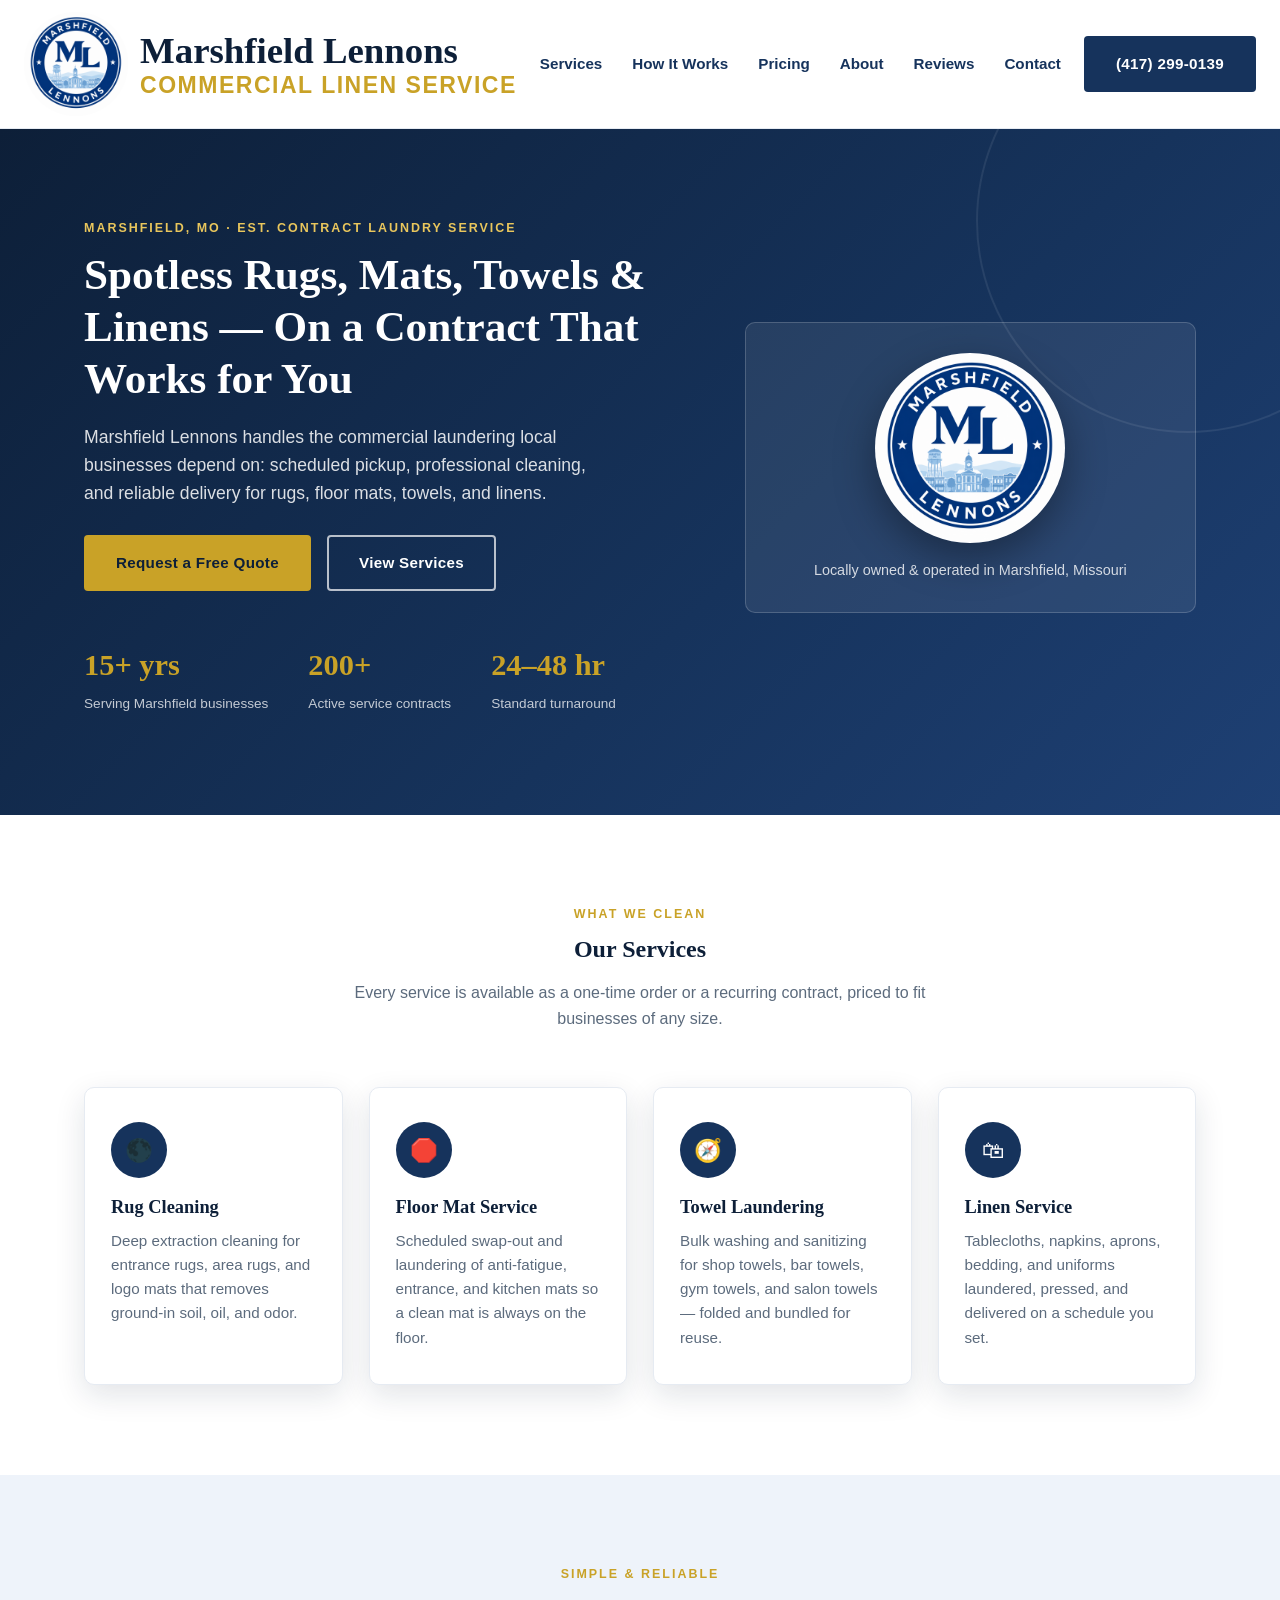
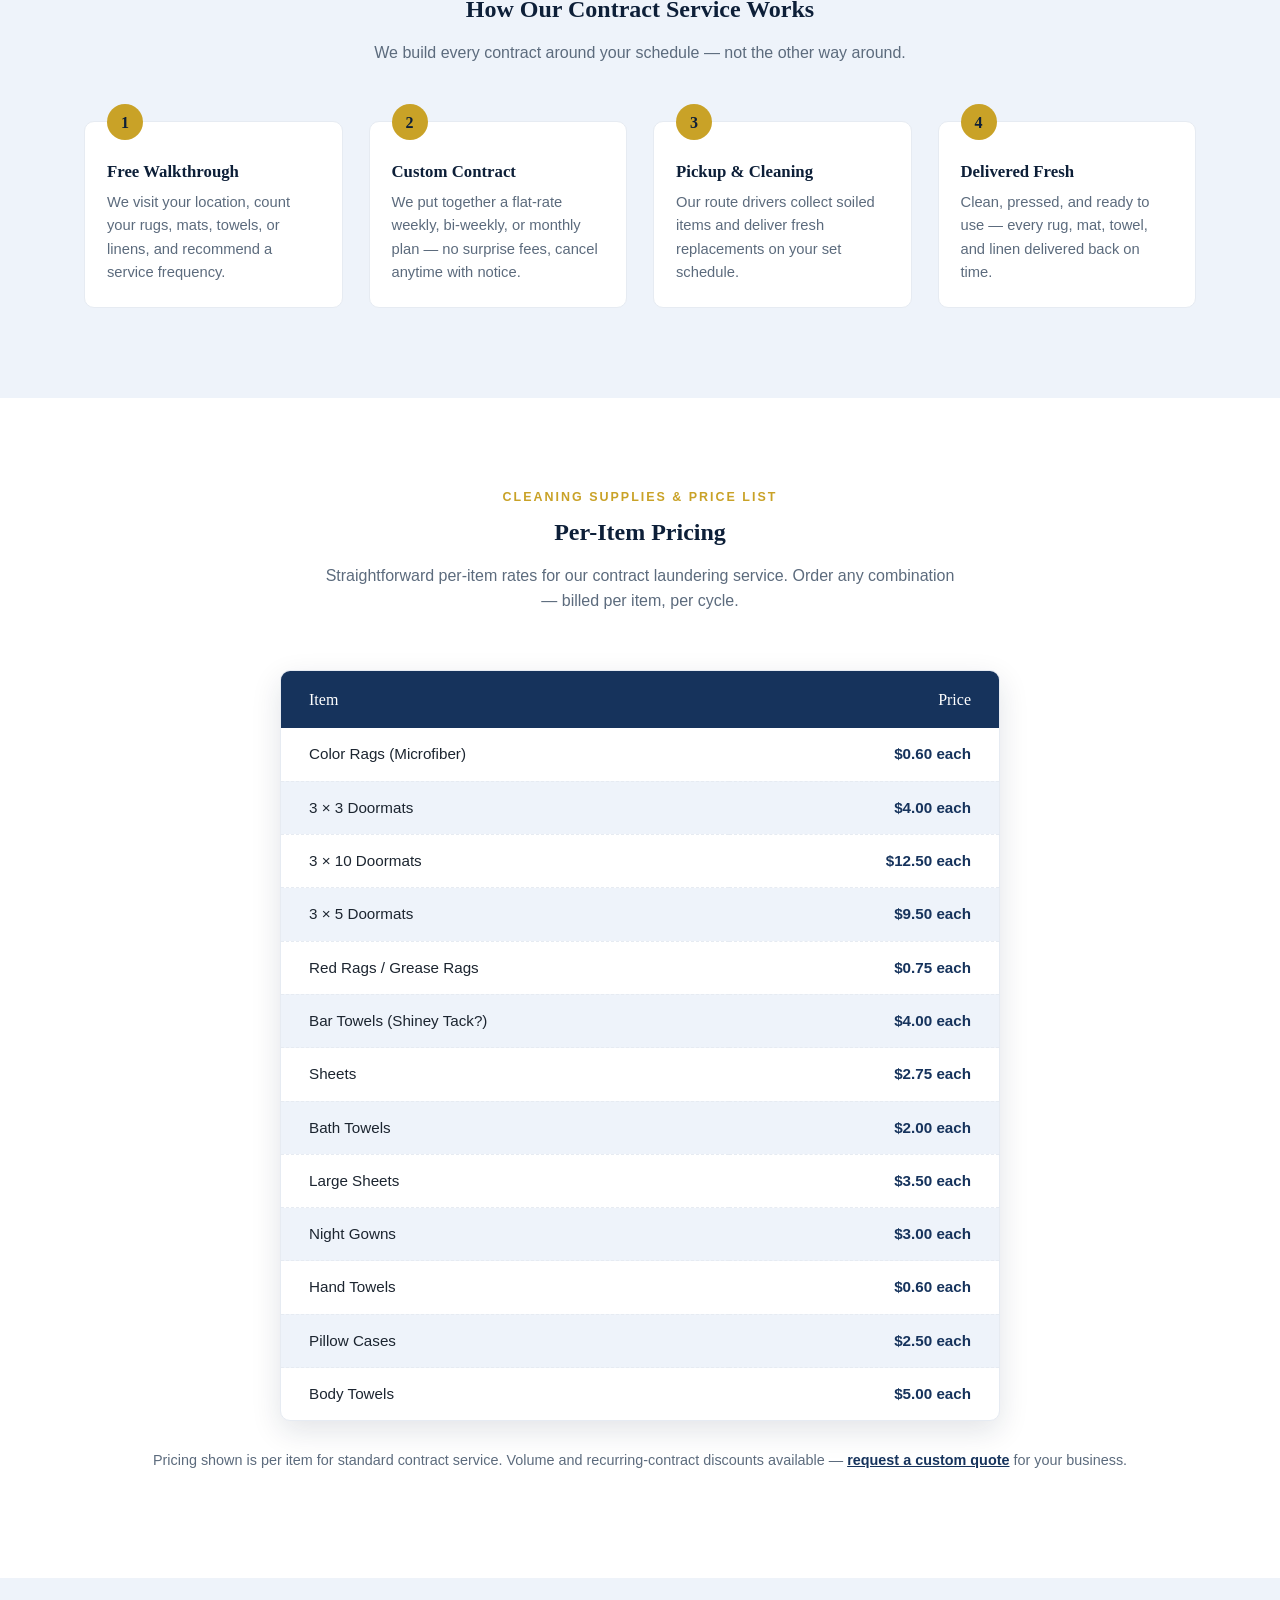
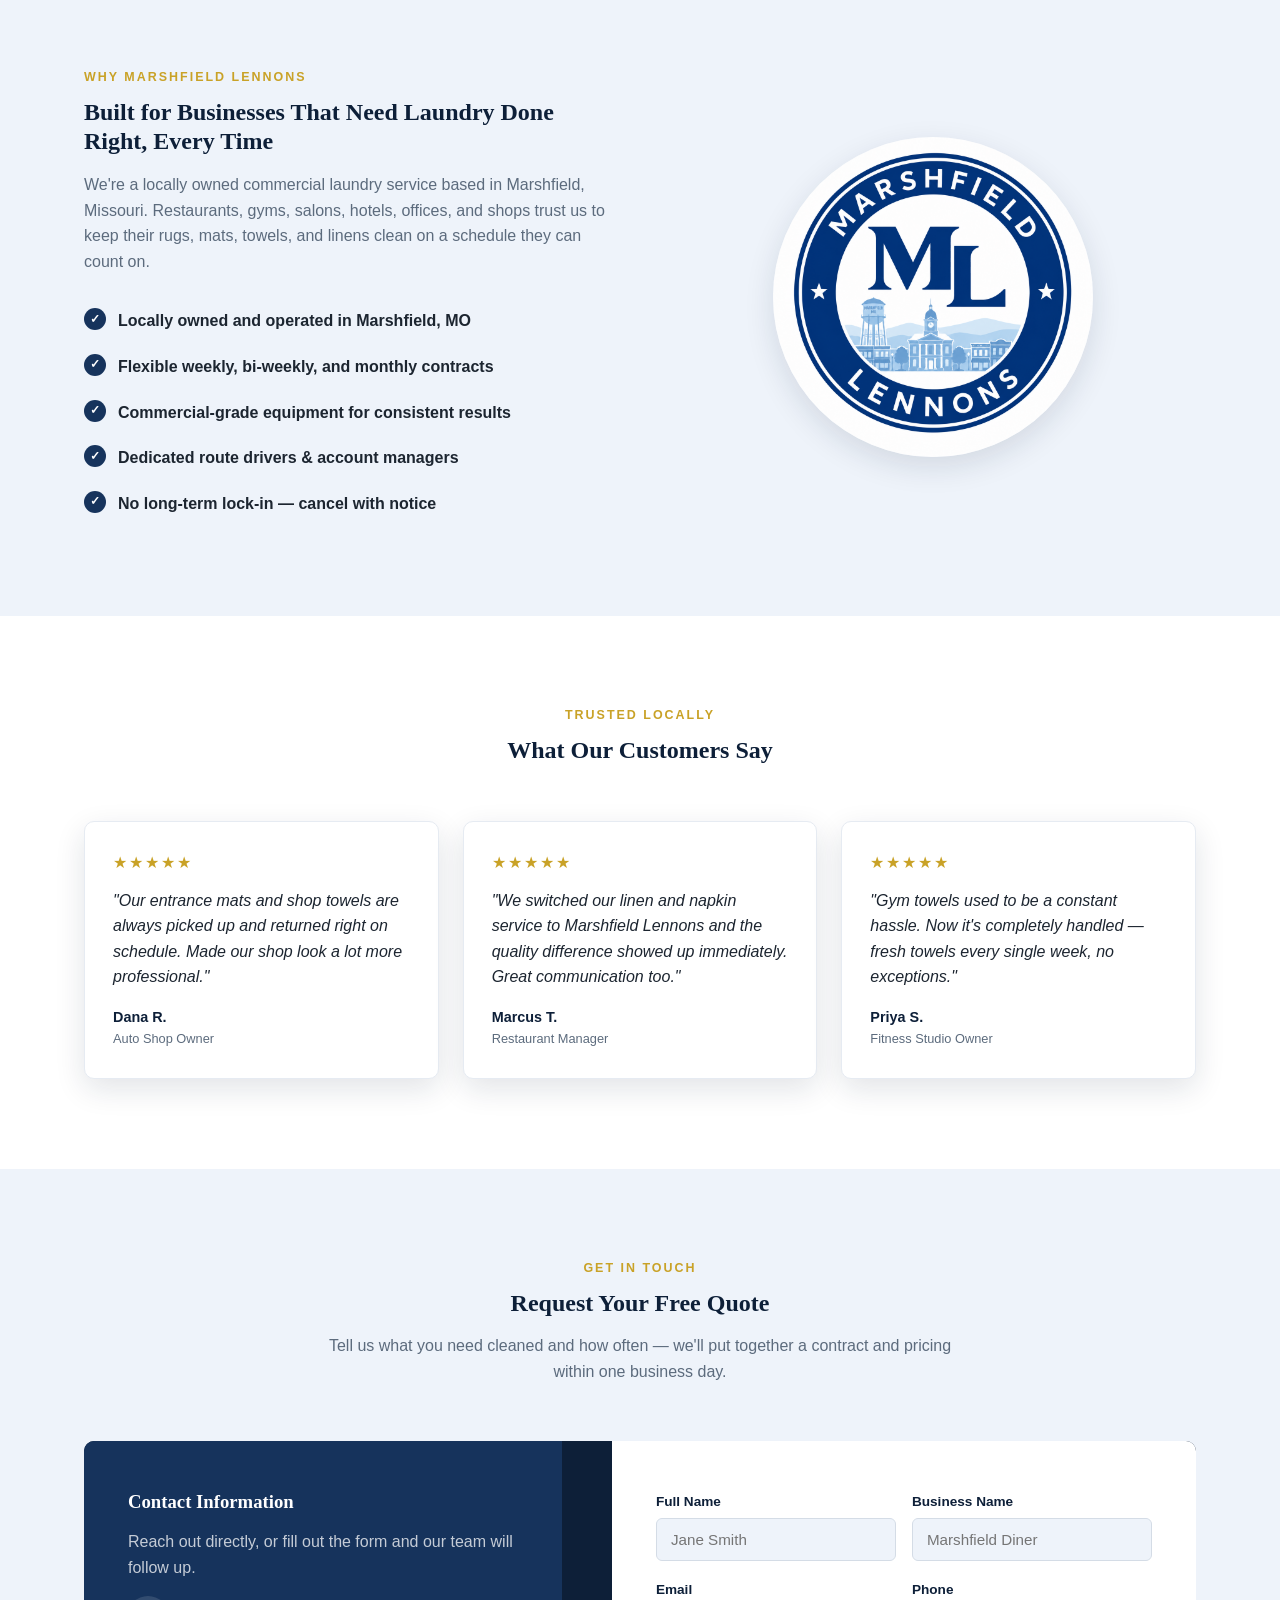
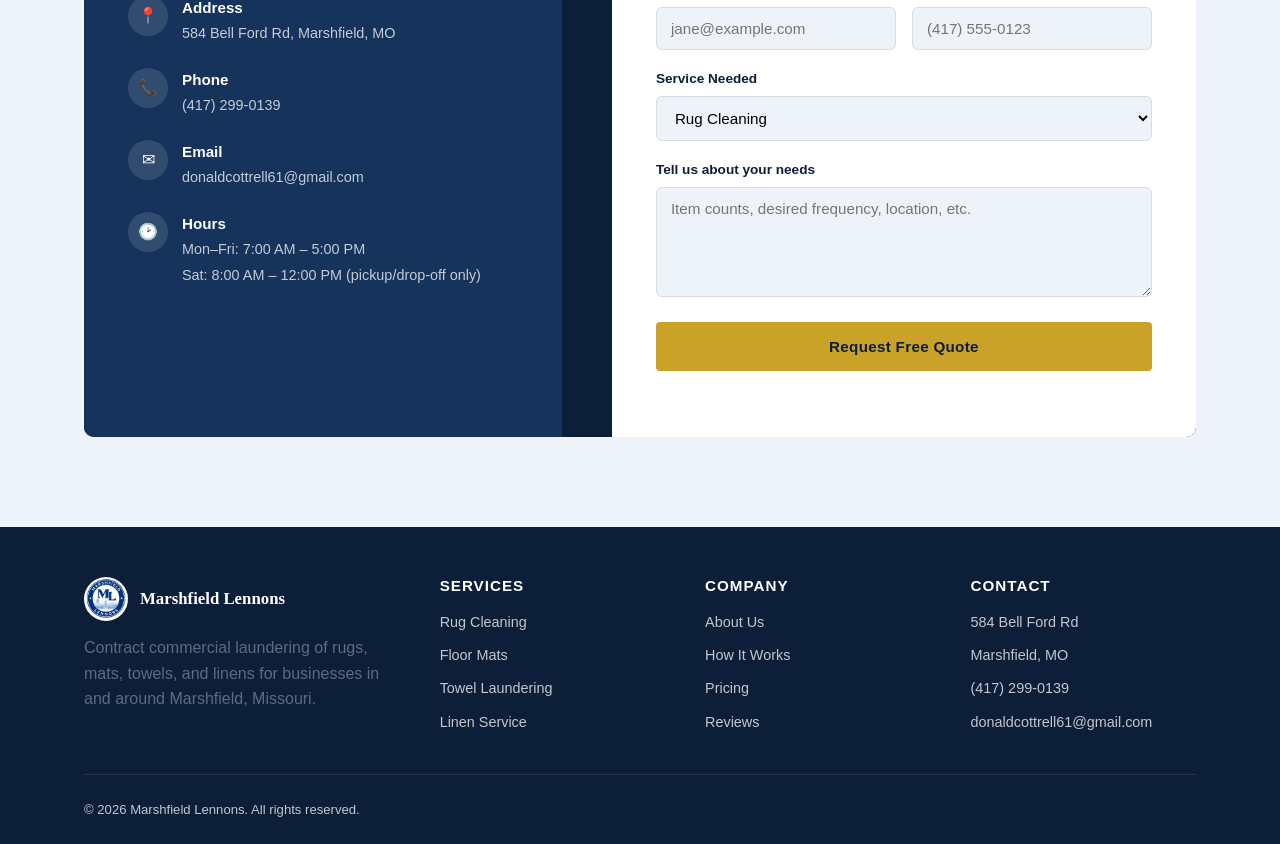
<file: marshfield-lennons/index.html>
<!DOCTYPE html>
<html lang="en">
<head>
<meta charset="UTF-8">
<meta name="viewport" content="width=device-width, initial-scale=1.0">
<title>Marshfield Lennons | Commercial Rug, Mat, Towel &amp; Linen Service</title>
<meta name="description" content="Marshfield Lennons provides contract commercial laundering of rugs, mats, towels, and linens for restaurants, gyms, salons, hotels, and offices in Marshfield, MO.">
<link rel="icon" href="assets/logo.png" type="image/png">
<link rel="stylesheet" href="style.css">
</head>
<body>

<header class="site-header">
  <div class="nav-wrap">
    <a href="#top" class="brand">
      <img src="assets/logo.png" alt="Marshfield Lennons logo">
      <span class="brand-text">
        <strong>Marshfield Lennons</strong>
        <span>Commercial Linen Service</span>
      </span>
    </a>

    <nav class="main-nav" id="main-nav">
      <ul>
        <li><a href="#services">Services</a></li>
        <li><a href="#process">How It Works</a></li>
        <li><a href="#pricing">Pricing</a></li>
        <li><a href="#about">About</a></li>
        <li><a href="#reviews">Reviews</a></li>
        <li><a href="#contact">Contact</a></li>
      </ul>
    </nav>

    <div class="header-actions">
      <a href="tel:14172990139" class="btn btn-navy">(417) 299-0139</a>
      <button class="nav-toggle" id="nav-toggle" aria-label="Toggle navigation" aria-expanded="false">
        <span></span><span></span><span></span>
      </button>
    </div>
  </div>
</header>

<main id="top">

  <!-- HERO -->
  <section class="hero">
    <div class="container hero-grid">
      <div>
        <span class="eyebrow" style="color:#e9c65c;">Marshfield, MO &middot; Est. Contract Laundry Service</span>
        <h1>Spotless Rugs, Mats, Towels &amp; Linens &mdash; On a Contract That Works for You</h1>
        <p class="lead">Marshfield Lennons handles the commercial laundering local businesses depend on: scheduled pickup, professional cleaning, and reliable delivery for rugs, floor mats, towels, and linens.</p>
        <div class="hero-actions">
          <a href="#contact" class="btn btn-primary">Request a Free Quote</a>
          <a href="#services" class="btn btn-outline">View Services</a>
        </div>
        <div class="stat-row">
          <div><strong>15+ yrs</strong><span>Serving Marshfield businesses</span></div>
          <div><strong>200+</strong><span>Active service contracts</span></div>
          <div><strong>24&ndash;48 hr</strong><span>Standard turnaround</span></div>
        </div>
      </div>
      <div class="hero-badge">
        <img src="assets/logo.png" alt="Marshfield Lennons seal">
        <p>Locally owned &amp; operated in Marshfield, Missouri</p>
      </div>
    </div>
  </section>

  <!-- SERVICES -->
  <section id="services">
    <div class="container">
      <div class="section-head">
        <span class="eyebrow">What We Clean</span>
        <h2>Our Services</h2>
        <p>Every service is available as a one-time order or a recurring contract, priced to fit businesses of any size.</p>
      </div>

      <div class="services-grid">
        <div class="service-card">
          <div class="service-icon">&#127761;</div>
          <h3>Rug Cleaning</h3>
          <p>Deep extraction cleaning for entrance rugs, area rugs, and logo mats that removes ground-in soil, oil, and odor.</p>
        </div>
        <div class="service-card">
          <div class="service-icon">&#128721;</div>
          <h3>Floor Mat Service</h3>
          <p>Scheduled swap-out and laundering of anti-fatigue, entrance, and kitchen mats so a clean mat is always on the floor.</p>
        </div>
        <div class="service-card">
          <div class="service-icon">&#129517;</div>
          <h3>Towel Laundering</h3>
          <p>Bulk washing and sanitizing for shop towels, bar towels, gym towels, and salon towels &mdash; folded and bundled for reuse.</p>
        </div>
        <div class="service-card">
          <div class="service-icon">&#128717;</div>
          <h3>Linen Service</h3>
          <p>Tablecloths, napkins, aprons, bedding, and uniforms laundered, pressed, and delivered on a schedule you set.</p>
        </div>
      </div>
    </div>
  </section>

  <!-- PROCESS -->
  <section id="process" class="bg-tint">
    <div class="container">
      <div class="section-head">
        <span class="eyebrow">Simple &amp; Reliable</span>
        <h2>How Our Contract Service Works</h2>
        <p>We build every contract around your schedule &mdash; not the other way around.</p>
      </div>

      <div class="process-grid">
        <div class="process-step">
          <h4>Free Walkthrough</h4>
          <p>We visit your location, count your rugs, mats, towels, or linens, and recommend a service frequency.</p>
        </div>
        <div class="process-step">
          <h4>Custom Contract</h4>
          <p>We put together a flat-rate weekly, bi-weekly, or monthly plan &mdash; no surprise fees, cancel anytime with notice.</p>
        </div>
        <div class="process-step">
          <h4>Pickup &amp; Cleaning</h4>
          <p>Our route drivers collect soiled items and deliver fresh replacements on your set schedule.</p>
        </div>
        <div class="process-step">
          <h4>Delivered Fresh</h4>
          <p>Clean, pressed, and ready to use &mdash; every rug, mat, towel, and linen delivered back on time.</p>
        </div>
      </div>
    </div>
  </section>

  <!-- PRICING -->
  <section id="pricing">
    <div class="container">
      <div class="section-head">
        <span class="eyebrow">Cleaning Supplies &amp; Price List</span>
        <h2>Per-Item Pricing</h2>
        <p>Straightforward per-item rates for our contract laundering service. Order any combination &mdash; billed per item, per cycle.</p>
      </div>

      <div class="price-table-wrap">
        <table class="price-table">
          <thead>
            <tr>
              <th>Item</th>
              <th>Price</th>
            </tr>
          </thead>
          <tbody>
            <tr><td>Color Rags (Microfiber)</td><td>$0.60 each</td></tr>
            <tr><td>3 &times; 3 Doormats</td><td>$4.00 each</td></tr>
            <tr><td>3 &times; 10 Doormats</td><td>$12.50 each</td></tr>
            <tr><td>3 &times; 5 Doormats</td><td>$9.50 each</td></tr>
            <tr><td>Red Rags / Grease Rags</td><td>$0.75 each</td></tr>
            <tr><td>Bar Towels (Shiney Tack?)</td><td>$4.00 each</td></tr>
            <tr><td>Sheets</td><td>$2.75 each</td></tr>
            <tr><td>Bath Towels</td><td>$2.00 each</td></tr>
            <tr><td>Large Sheets</td><td>$3.50 each</td></tr>
            <tr><td>Night Gowns</td><td>$3.00 each</td></tr>
            <tr><td>Hand Towels</td><td>$0.60 each</td></tr>
            <tr><td>Pillow Cases</td><td>$2.50 each</td></tr>
            <tr><td>Body Towels</td><td>$5.00 each</td></tr>
          </tbody>
        </table>
      </div>

      <p class="price-note">Pricing shown is per item for standard contract service. Volume and recurring-contract discounts available &mdash; <a href="#contact">request a custom quote</a> for your business.</p>
    </div>
  </section>

  <!-- ABOUT -->
  <section id="about" class="bg-tint">
    <div class="container about-grid">
      <div>
        <span class="eyebrow">Why Marshfield Lennons</span>
        <h2>Built for Businesses That Need Laundry Done Right, Every Time</h2>
        <p>We're a locally owned commercial laundry service based in Marshfield, Missouri. Restaurants, gyms, salons, hotels, offices, and shops trust us to keep their rugs, mats, towels, and linens clean on a schedule they can count on.</p>
        <ul class="about-list">
          <li>Locally owned and operated in Marshfield, MO</li>
          <li>Flexible weekly, bi-weekly, and monthly contracts</li>
          <li>Commercial-grade equipment for consistent results</li>
          <li>Dedicated route drivers &amp; account managers</li>
          <li>No long-term lock-in &mdash; cancel with notice</li>
        </ul>
      </div>
      <div class="about-badge-wrap">
        <img src="assets/logo.png" alt="Marshfield Lennons seal logo">
      </div>
    </div>
  </section>

  <!-- REVIEWS -->
  <section id="reviews">
    <div class="container">
      <div class="section-head">
        <span class="eyebrow">Trusted Locally</span>
        <h2>What Our Customers Say</h2>
      </div>

      <div class="testimonial-grid">
        <div class="testimonial">
          <div class="stars">&#9733;&#9733;&#9733;&#9733;&#9733;</div>
          <p>"Our entrance mats and shop towels are always picked up and returned right on schedule. Made our shop look a lot more professional."</p>
          <div class="testimonial-name">Dana R.</div>
          <div class="testimonial-role">Auto Shop Owner</div>
        </div>
        <div class="testimonial">
          <div class="stars">&#9733;&#9733;&#9733;&#9733;&#9733;</div>
          <p>"We switched our linen and napkin service to Marshfield Lennons and the quality difference showed up immediately. Great communication too."</p>
          <div class="testimonial-name">Marcus T.</div>
          <div class="testimonial-role">Restaurant Manager</div>
        </div>
        <div class="testimonial">
          <div class="stars">&#9733;&#9733;&#9733;&#9733;&#9733;</div>
          <p>"Gym towels used to be a constant hassle. Now it's completely handled &mdash; fresh towels every single week, no exceptions."</p>
          <div class="testimonial-name">Priya S.</div>
          <div class="testimonial-role">Fitness Studio Owner</div>
        </div>
      </div>
    </div>
  </section>

  <!-- CONTACT -->
  <section id="contact" class="bg-tint">
    <div class="container">
      <div class="section-head">
        <span class="eyebrow">Get In Touch</span>
        <h2>Request Your Free Quote</h2>
        <p>Tell us what you need cleaned and how often &mdash; we'll put together a contract and pricing within one business day.</p>
      </div>

      <div class="contact-wrap">
        <div class="contact-info">
          <h3>Contact Information</h3>
          <p>Reach out directly, or fill out the form and our team will follow up.</p>

          <div class="contact-item">
            <div class="icon">&#128205;</div>
            <div>
              <strong>Address</strong>
              <span>584 Bell Ford Rd, Marshfield, MO</span>
            </div>
          </div>
          <div class="contact-item">
            <div class="icon">&#128222;</div>
            <div>
              <strong>Phone</strong>
              <span>(417) 299-0139</span>
            </div>
          </div>
          <div class="contact-item">
            <div class="icon">&#9993;</div>
            <div>
              <strong>Email</strong>
              <span>donaldcottrell61@gmail.com</span>
            </div>
          </div>
          <div class="contact-item">
            <div class="icon">&#128337;</div>
            <div>
              <strong>Hours</strong>
              <span>Mon&ndash;Fri: 7:00 AM &ndash; 5:00 PM<br>Sat: 8:00 AM &ndash; 12:00 PM (pickup/drop-off only)</span>
            </div>
          </div>
        </div>

        <form class="contact-form" id="quote-form">
          <div class="form-row">
            <div class="form-group">
              <label for="name">Full Name</label>
              <input type="text" id="name" name="name" placeholder="Jane Smith" required>
            </div>
            <div class="form-group">
              <label for="business">Business Name</label>
              <input type="text" id="business" name="business" placeholder="Marshfield Diner">
            </div>
          </div>
          <div class="form-row">
            <div class="form-group">
              <label for="email">Email</label>
              <input type="email" id="email" name="email" placeholder="jane@example.com" required>
            </div>
            <div class="form-group">
              <label for="phone">Phone</label>
              <input type="tel" id="phone" name="phone" placeholder="(417) 555-0123">
            </div>
          </div>
          <div class="form-group">
            <label for="service">Service Needed</label>
            <select id="service" name="service">
              <option value="rugs">Rug Cleaning</option>
              <option value="mats">Floor Mat Service</option>
              <option value="towels">Towel Laundering</option>
              <option value="linens">Linen Service</option>
              <option value="multiple">Multiple Services</option>
            </select>
          </div>
          <div class="form-group">
            <label for="message">Tell us about your needs</label>
            <textarea id="message" name="message" placeholder="Item counts, desired frequency, location, etc."></textarea>
          </div>
          <button type="submit" class="btn btn-primary" style="width:100%;">Request Free Quote</button>
          <p class="form-note" id="form-status"></p>
        </form>
      </div>
    </div>
  </section>

</main>

<footer class="site-footer">
  <div class="container">
    <div class="footer-grid">
      <div>
        <div class="footer-brand">
          <img src="assets/logo.png" alt="Marshfield Lennons logo">
          <strong>Marshfield Lennons</strong>
        </div>
        <p>Contract commercial laundering of rugs, mats, towels, and linens for businesses in and around Marshfield, Missouri.</p>
      </div>
      <div>
        <h4>Services</h4>
        <ul>
          <li><a href="#services">Rug Cleaning</a></li>
          <li><a href="#services">Floor Mats</a></li>
          <li><a href="#services">Towel Laundering</a></li>
          <li><a href="#services">Linen Service</a></li>
        </ul>
      </div>
      <div>
        <h4>Company</h4>
        <ul>
          <li><a href="#about">About Us</a></li>
          <li><a href="#process">How It Works</a></li>
          <li><a href="#pricing">Pricing</a></li>
          <li><a href="#reviews">Reviews</a></li>
        </ul>
      </div>
      <div>
        <h4>Contact</h4>
        <ul>
          <li>584 Bell Ford Rd</li>
          <li>Marshfield, MO</li>
          <li>(417) 299-0139</li>
          <li>donaldcottrell61@gmail.com</li>
        </ul>
      </div>
    </div>
    <div class="footer-bottom">
      <span>&copy; <span id="year"></span> Marshfield Lennons. All rights reserved.</span>
    </div>
  </div>
</footer>

<script>
document.getElementById('year').textContent = new Date().getFullYear();

const navToggle = document.getElementById('nav-toggle');
const mainNav = document.getElementById('main-nav');

navToggle.addEventListener('click', () => {
  const isOpen = mainNav.classList.toggle('open');
  navToggle.setAttribute('aria-expanded', isOpen);
});

mainNav.querySelectorAll('a').forEach(link => {
  link.addEventListener('click', () => {
    mainNav.classList.remove('open');
    navToggle.setAttribute('aria-expanded', 'false');
  });
});

const form = document.getElementById('quote-form');
const status = document.getElementById('form-status');

form.addEventListener('submit', (e) => {
  e.preventDefault();
  status.textContent = 'Thanks! This is a demo form — connect it to your email or CRM to start receiving quote requests.';
  status.style.color = '#16335c';
  form.reset();
});
</script>
</body>
</html>
</file>
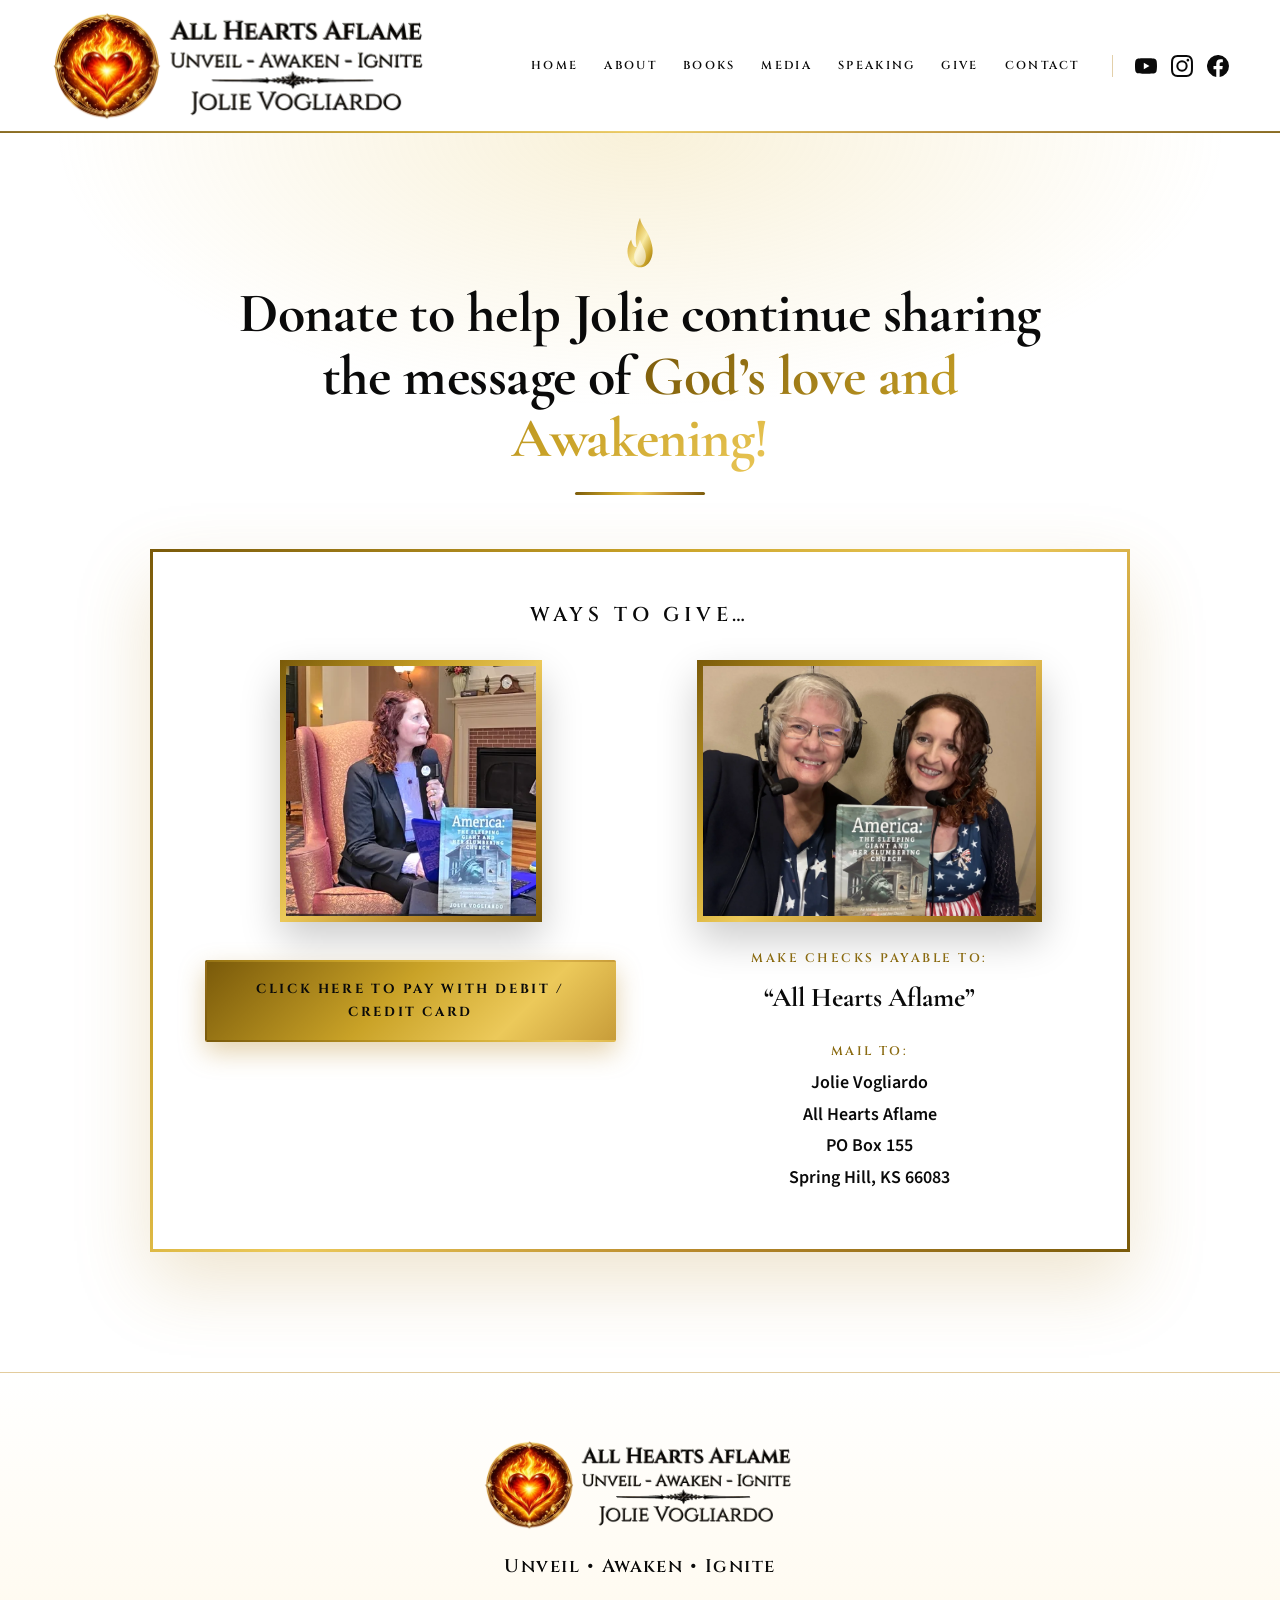
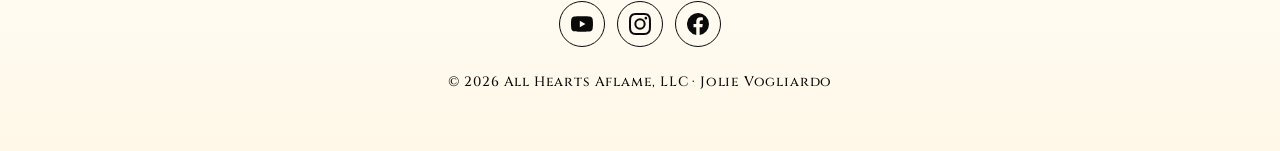
<file: all-hearts-aflame/give/index.html>
<!DOCTYPE html>
<html lang="en">
<head>
<meta charset="UTF-8">
<meta name="viewport" content="width=device-width, initial-scale=1.0">
<title>Give | Jolie Vogliardo</title>
<meta name="description" content="Jolie Vogliardo is a prophetic author, speaker and minister. Her newest book, America: The Sleeping Giant and Her Slumbering Church, was voted 2026 Non-Fiction Book of the Year in the AWSA Golden Scroll Awards.">
<meta property="og:title" content="Jolie Vogliardo | All Hearts Aflame">
<meta property="og:description" content="Jolie Vogliardo is a prophetic author, speaker and minister. Her newest book, America: The Sleeping Giant and Her Slumbering Church, was voted 2026 Non-Fiction Book of the Year in the AWSA Golden Scroll Awards.">
<meta name="robots" content="noindex, nofollow"><link rel="preconnect" href="https://fonts.googleapis.com">
<link rel="preconnect" href="https://fonts.gstatic.com" crossorigin>
<link href="https://fonts.googleapis.com/css2?family=Cinzel:wght@500;600;700&family=Cormorant+Garamond:ital,wght@0,500;0,600;0,700;1,500;1,600&family=Source+Sans+3:wght@400;500;600&display=swap" rel="stylesheet">
<link rel="stylesheet" href="../style.css">
<noscript><style>.reveal{opacity:1!important;transform:none!important}</style></noscript>
</head>
<body>

<svg class="sprite" width="0" height="0" aria-hidden="true" focusable="false">
  <defs>
    <linearGradient id="fire-outer" x1="0" y1="1" x2="0" y2="0">
      <stop offset="0" stop-color="#d93a0b"/>
      <stop offset="0.45" stop-color="#ff7a1a"/>
      <stop offset="0.8" stop-color="#ffb52e"/>
      <stop offset="1" stop-color="#ffe08a"/>
    </linearGradient>
    <linearGradient id="fire-inner" x1="0" y1="1" x2="0" y2="0">
      <stop offset="0" stop-color="#ffb52e"/>
      <stop offset="0.6" stop-color="#ffe27a"/>
      <stop offset="1" stop-color="#fff7d6"/>
    </linearGradient>
    <linearGradient id="gold-fill" x1="0" y1="0" x2="1" y2="1">
      <stop offset="0" stop-color="#8a6a10"/>
      <stop offset="0.35" stop-color="#e3c25a"/>
      <stop offset="0.55" stop-color="#f8e9a0"/>
      <stop offset="0.8" stop-color="#c9a227"/>
      <stop offset="1" stop-color="#8a6a10"/>
    </linearGradient>
    <symbol id="flame" viewBox="0 0 100 150">
      <path d="M50 2 C53 24 71 38 79 62 C87 84 90 100 84 119 C78 138 65 148 50 148 C35 148 22 138 16 119 C10 100 14 82 24 66 C28 86 36 90 40 88 C34 64 40 24 50 2 Z" fill="url(#fire-outer)"/>
      <path d="M50 66 C56 86 69 97 67 120 C65 136 58 143 50 143 C42 143 35 136 33 120 C31 103 42 94 50 66 Z" fill="url(#fire-inner)"/>
    </symbol>
    <symbol id="flame-gold" viewBox="0 0 100 150">
      <path d="M50 2 C53 24 71 38 79 62 C87 84 90 100 84 119 C78 138 65 148 50 148 C35 148 22 138 16 119 C10 100 14 82 24 66 C28 86 36 90 40 88 C34 64 40 24 50 2 Z" fill="url(#gold-fill)"/>
      <path d="M50 66 C56 86 69 97 67 120 C65 136 58 143 50 143 C42 143 35 136 33 120 C31 103 42 94 50 66 Z" fill="#fff" opacity="0.55"/>
    </symbol>
    <symbol id="i-youtube" viewBox="0 0 24 24"><path fill="currentColor" d="M23.5 6.2a3 3 0 0 0-2.1-2.1C19.5 3.6 12 3.6 12 3.6s-7.5 0-9.4.5A3 3 0 0 0 .5 6.2C0 8.1 0 12 0 12s0 3.9.5 5.8a3 3 0 0 0 2.1 2.1c1.9.5 9.4.5 9.4.5s7.5 0 9.4-.5a3 3 0 0 0 2.1-2.1c.5-1.9.5-5.8.5-5.8s0-3.9-.5-5.8zM9.6 15.6V8.4l6.2 3.6-6.2 3.6z"/></symbol>
    <symbol id="i-instagram" viewBox="0 0 24 24"><path fill="currentColor" d="M12 2.2c3.2 0 3.6 0 4.8.1 3.3.1 4.8 1.7 4.9 4.9.1 1.3.1 1.6.1 4.8s0 3.6-.1 4.8c-.1 3.2-1.7 4.8-4.9 4.9-1.3.1-1.6.1-4.8.1s-3.6 0-4.8-.1c-3.3-.1-4.8-1.7-4.9-4.9C2.2 15.6 2.2 15.2 2.2 12s0-3.6.1-4.8C2.4 3.9 4 2.4 7.2 2.3 8.4 2.2 8.8 2.2 12 2.2zM12 0C8.7 0 8.3 0 7.1.1 2.7.3.3 2.7.1 7.1 0 8.3 0 8.7 0 12s0 3.7.1 4.9c.2 4.4 2.6 6.8 7 7C8.3 24 8.7 24 12 24s3.7 0 4.9-.1c4.4-.2 6.8-2.6 7-7 .1-1.2.1-1.6.1-4.9s0-3.7-.1-4.9c-.2-4.4-2.6-6.8-7-7C15.7 0 15.3 0 12 0zm0 5.8a6.2 6.2 0 1 0 0 12.4 6.2 6.2 0 0 0 0-12.4zM12 16a4 4 0 1 1 0-8 4 4 0 0 1 0 8zm6.4-11.8a1.4 1.4 0 1 0 0 2.9 1.4 1.4 0 0 0 0-2.9z"/></symbol>
    <symbol id="i-facebook" viewBox="0 0 24 24"><path fill="currentColor" d="M24 12a12 12 0 1 0-13.9 11.9v-8.4H7.1V12h3V9.4c0-3 1.8-4.7 4.5-4.7 1.3 0 2.7.2 2.7.2v3h-1.5c-1.5 0-2 .9-2 1.9V12h3.4l-.5 3.5h-2.9v8.4A12 12 0 0 0 24 12z"/></symbol>
  </defs>
</svg>

<a class="skip" href="#top">Skip to content</a>

<header class="site-header" id="header">
  <div class="container nav-row">
    <a class="brand" href="../#top" aria-label="All Hearts Aflame home">
<img src="../assets/logo.webp" alt="All Hearts Aflame">    </a>
    <button class="nav-toggle" id="navToggle" aria-label="Menu" aria-expanded="false"><span></span><span></span><span></span></button>
    <nav class="nav" id="nav">
      <a href="../#top">Home</a>
      <a href="../#about">About</a>
      <a href="../#books">Books</a>
      <a href="../#media">Media</a>
      <a href="../#speaking">Speaking</a>
      <a href="../#give">Give</a>
      <a href="../#contact">Contact</a>
      <span class="nav-social">
        <a href="https://www.youtube.com/@JolieVogliardo" target="_blank" rel="noopener" aria-label="Youtube"><svg><use href="#i-youtube"/></svg></a>
        <a href="https://www.instagram.com/jolie.vogliardo/" target="_blank" rel="noopener" aria-label="Instagram"><svg><use href="#i-instagram"/></svg></a>
        <a href="https://www.facebook.com/jolie.vogliardo.94" target="_blank" rel="noopener" aria-label="Facebook"><svg><use href="#i-facebook"/></svg></a>
      </span>
    </nav>
  </div>
</header>

<main id="top">
<section class="page-section">
  <div class="container narrow">
    <header class="page-head reveal">
      <svg class="page-flame"><use href="#flame-gold"/></svg>
      <h1>Donate to help Jolie continue sharing the message of <span class="gold-text">God’s love and Awakening!</span></h1>
      <div class="gold-rule center"></div>
    </header>
    <div class="page-box reveal">
      <h2 class="ways-title">Ways to Give…</h2>
      <div class="ways">
        <article class="way">
          <figure class="frame"><img src="../assets/images/give-photo-jolie-seated.webp" alt="Jolie seated in an armchair holding her book America: The Sleeping Giant and Her Slumbering Church"></figure>
          <a class="btn btn-gold" href="https://checkout.square.site/merchant/MLJ8RGD784S55/checkout/ORFZKTZBOGQABOSTEFX4G5FV" target="_blank" rel="noopener">Click here to pay with debit / credit card</a>
        </article>
        <article class="way">
          <figure class="frame"><img src="../assets/images/give-photo-radio-host.webp" alt="Jolie and a radio host wearing headphones, both holding the book"></figure>
          <p class="way-label">Make checks payable to:</p>
          <p class="way-strong">&ldquo;All Hearts Aflame&rdquo;</p>
          <p class="way-label">Mail to:</p>
          <p class="way-address">Jolie Vogliardo<br>All Hearts Aflame<br>PO Box 155<br>Spring Hill, KS 66083</p>
        </article>
      </div>
    </div>
  </div>
</section>
</main>

<footer class="site-footer">
  <div class="container foot-row">
<img class="foot-logo" src="../assets/logo.webp" alt="All Hearts Aflame">    <p class="foot-tag">Unveil • Awaken • Ignite</p>
    <div class="social-row center">
      <a class="social round" href="https://www.youtube.com/@JolieVogliardo" target="_blank" rel="noopener" aria-label="Youtube"><svg><use href="#i-youtube"/></svg></a>
      <a class="social round" href="https://www.instagram.com/jolie.vogliardo/" target="_blank" rel="noopener" aria-label="Instagram"><svg><use href="#i-instagram"/></svg></a>
      <a class="social round" href="https://www.facebook.com/jolie.vogliardo.94" target="_blank" rel="noopener" aria-label="Facebook"><svg><use href="#i-facebook"/></svg></a>
    </div>
    <p class="copy">&copy; <span id="year"></span> All Hearts Aflame, LLC &middot; Jolie Vogliardo</p>
  </div>
</footer>

<div class="signup" id="signup" hidden role="dialog" aria-modal="true" aria-labelledby="signupTitle"
     data-endpoint="https://list.robly.com/subscribe/popup" data-fields='{"a": "320f8fd6aee25bbad7927e4db4efb2dd", "c": "", "e": "false", "f": "9763b189dda6c952dc57ca377bf8c11d", "sub_lists[]": "593514"}' data-email-field="popup_form_field_tags[13735]"
     data-delay="5" data-hide-close="1" data-hide-signup="365"
     data-error="We couldn’t reach the mailing list just now. Please try again in a moment, or email jolie@allheartsaflame.com.">
  <div class="signup-backdrop" data-close></div>
  <div class="signup-card">
    <button class="signup-x" type="button" data-close aria-label="Close">&times;</button>
    <svg class="page-flame"><use href="#flame-gold"/></svg>
    <div data-state="form">
      <p class="signup-eyebrow">Prayer For The Nation</p>
      <h2 id="signupTitle">Need Help Knowing How to Pray for Your Nation?</h2>
      <p class="signup-sub gold-text">Sign up for a POWERFUL PRAYER!</p>
      <form id="signupForm" novalidate>
        <label class="sr-only" for="signupEmail">Email address</label>
        <input id="signupEmail" type="email" placeholder="Email address" autocomplete="email" required>
        <input class="hp" type="text" name="website" tabindex="-1" autocomplete="off" aria-hidden="true">
        <p class="signup-error" role="alert" hidden></p>
        <button class="btn btn-gold" type="submit">Sign Up</button>
      </form>
      <p class="signup-note">After you click “Sign Up,” check your inbox for a confirmation email and click the link to confirm your subscription!</p>
    </div>
    <div data-state="thanks" hidden>
      <h2>Thank You!</h2>
      <div class="gold-rule center"></div>
      <p class="lead">Please check your inbox for a confirmation email and click the link to confirm your subscription.</p>
      <button class="btn btn-ghost" type="button" data-close>Close</button>
    </div>
  </div>
</div>
<script>
(function () {
  var box = document.getElementById('signup');
  if (!box) return;
  var KEY = 'afa_signup_hidden_until';
  function hiddenNow() { try { return Number(localStorage.getItem(KEY) || 0) > Date.now(); } catch (e) { return false; } }
  function hideFor(days) { try { localStorage.setItem(KEY, String(Date.now() + days * 864e5)); } catch (e) {} }

  var lastFocus = null;
  function open() {
    if (!box.hidden) return;
    lastFocus = document.activeElement;
    box.hidden = false;
    document.body.classList.add('signup-open');
    var email = document.getElementById('signupEmail');
    if (email) setTimeout(function () { email.focus(); }, 60);
  }
  function close(days) {
    box.hidden = true;
    document.body.classList.remove('signup-open');
    hideFor(days || Number(box.dataset.hideClose) || 1);
    if (lastFocus && lastFocus.focus) lastFocus.focus();
  }
  box.addEventListener('click', function (e) { if (e.target.closest('[data-close]')) close(); });
  document.addEventListener('keydown', function (e) { if (e.key === 'Escape' && !box.hidden) close(); });
  // keep keyboard focus inside the dialog while it is open
  box.addEventListener('keydown', function (e) {
    if (e.key !== 'Tab') return;
    var f = box.querySelectorAll('button:not([hidden]), input:not(.hp):not([hidden])');
    f = Array.prototype.filter.call(f, function (n) { return n.offsetParent !== null; });
    if (!f.length) return;
    var first = f[0], last = f[f.length - 1];
    if (e.shiftKey && document.activeElement === first) { e.preventDefault(); last.focus(); }
    else if (!e.shiftKey && document.activeElement === last) { e.preventDefault(); first.focus(); }
  });

  var form = document.getElementById('signupForm');
  var err = box.querySelector('.signup-error');
  function showError(msg) { err.textContent = msg; err.hidden = false; }
  form.addEventListener('submit', function (e) {
    e.preventDefault();
    err.hidden = true;
    var email = document.getElementById('signupEmail').value.trim();
    if (!/^[^\s@]+@[^\s@]+\.[^\s@]{2,}$/.test(email)) { showError('That does not appear to be a valid email address.'); return; }
    var done = function () {
      hideFor(Number(box.dataset.hideSignup) || 365);
      box.querySelector('[data-state="form"]').hidden = true;
      box.querySelector('[data-state="thanks"]').hidden = false;
    };
    // a bot filled the hidden field: look successful, send nothing
    if (form.elements.website.value) { done(); return; }
    var body = new URLSearchParams(), fields = {};
    try { fields = JSON.parse(box.dataset.fields); } catch (x) {}
    Object.keys(fields).forEach(function (k) { body.append(k, fields[k]); });
    body.append(box.dataset.emailField, email);
    var btn = form.querySelector('button[type="submit"]');
    btn.disabled = true;
    // Robly answers without CORS headers, so the reply is unreadable (no-cors); a sent request counts as success
    fetch(box.dataset.endpoint, { method: 'POST', mode: 'no-cors', body: body })
      .then(done)
      .catch(function () { showError(box.dataset.error); })
      .then(function () { btn.disabled = false; });
  });

  if (!hiddenNow()) setTimeout(open, (Number(box.dataset.delay) || 0) * 1000);
})();
</script>
<script>
(function () {
  var doc = document;
  doc.getElementById('year').textContent = new Date().getFullYear();

  // mobile nav
  var toggle = doc.getElementById('navToggle'), nav = doc.getElementById('nav');
  toggle.addEventListener('click', function () {
    var open = nav.classList.toggle('open');
    toggle.setAttribute('aria-expanded', open ? 'true' : 'false');
  });
  nav.addEventListener('click', function (e) { if (e.target.tagName === 'A') { nav.classList.remove('open'); toggle.setAttribute('aria-expanded', 'false'); } });

  // header shadow after scrolling
  var header = doc.getElementById('header');
  function onScroll() { header.classList.toggle('scrolled', window.scrollY > 10); }
  window.addEventListener('scroll', onScroll, { passive: true }); onScroll();

  // reveal on scroll
  var items = doc.querySelectorAll('.reveal');
  if ('IntersectionObserver' in window) {
    var io = new IntersectionObserver(function (entries) {
      entries.forEach(function (en) { if (en.isIntersecting) { en.target.classList.add('in'); io.unobserve(en.target); } });
    }, { threshold: 0.12 });
    items.forEach(function (el) { io.observe(el); });
  } else { items.forEach(function (el) { el.classList.add('in'); }); }

  // YouTube click-to-play (loads the player only when asked)
  doc.querySelectorAll('.yt').forEach(function (box) {
    function play() {
      var f = doc.createElement('iframe');
      f.src = 'https://www.youtube.com/embed/' + box.dataset.id + '?autoplay=1&rel=0';
      f.allow = 'accelerometer; autoplay; clipboard-write; encrypted-media; gyroscope; picture-in-picture';
      f.allowFullscreen = true; f.title = 'Video';
      box.innerHTML = ''; box.appendChild(f); box.classList.add('playing');
    }
    box.addEventListener('click', play);
    box.addEventListener('keydown', function (e) { if (e.key === 'Enter' || e.key === ' ') { e.preventDefault(); play(); } });
  });

  // embers rising through the hero
  var canvas = doc.getElementById('embers');
  var reduce = window.matchMedia && window.matchMedia('(prefers-reduced-motion: reduce)').matches;
  if (canvas && !reduce) {
    var ctx = canvas.getContext('2d'), W = 0, H = 0, parts = [];
    function size() {
      var r = canvas.parentElement.getBoundingClientRect();
      W = canvas.width = r.width; H = canvas.height = r.height;
    }
    function spawn(initial) {
      return { x: Math.random() * W, y: initial ? Math.random() * H : H + 10, r: Math.random() * 2.2 + 0.6,
               vy: Math.random() * 0.7 + 0.25, drift: (Math.random() - 0.5) * 0.4, ph: Math.random() * 6.28,
               hue: Math.random() < 0.5 ? 38 : 24, life: Math.random() * 0.6 + 0.4 };
    }
    function init() { size(); parts = []; var n = Math.min(70, Math.floor(W / 18)); for (var i = 0; i < n; i++) parts.push(spawn(true)); }
    function tick() {
      ctx.clearRect(0, 0, W, H);
      for (var i = 0; i < parts.length; i++) {
        var p = parts[i]; p.y -= p.vy; p.ph += 0.03; p.x += p.drift + Math.sin(p.ph) * 0.35;
        var fade = Math.max(0, Math.min(1, p.y / H)) * p.life;
        if (p.y < -10) { parts[i] = spawn(false); continue; }
        ctx.beginPath(); ctx.fillStyle = 'hsla(' + p.hue + ',95%,55%,' + (fade * 0.85).toFixed(3) + ')';
        ctx.shadowColor = 'hsla(' + p.hue + ',100%,55%,0.9)'; ctx.shadowBlur = 8;
        ctx.arc(p.x, p.y, p.r, 0, 6.283); ctx.fill();
      }
      requestAnimationFrame(tick);
    }
    init(); tick(); window.addEventListener('resize', init);
  }
})();
</script>
</body>
</html>
</file>
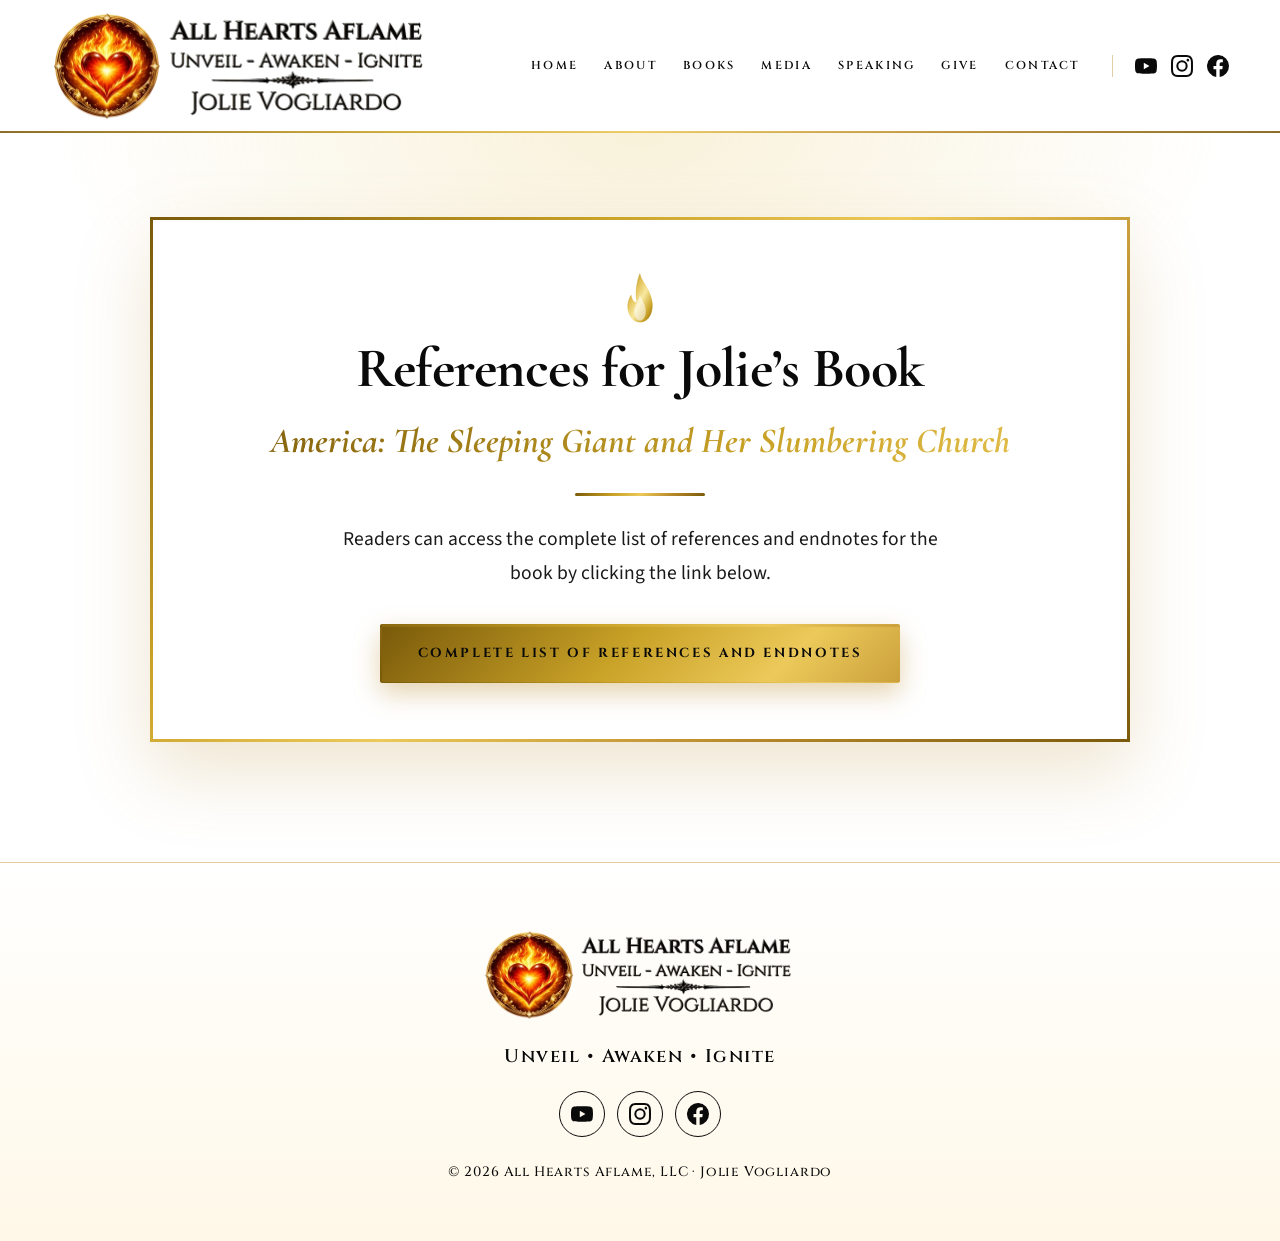
<file: all-hearts-aflame/references/index.html>
<!DOCTYPE html>
<html lang="en">
<head>
<meta charset="UTF-8">
<meta name="viewport" content="width=device-width, initial-scale=1.0">
<title>References | Jolie Vogliardo</title>
<meta name="description" content="Jolie Vogliardo is a prophetic author, speaker and minister. Her newest book, America: The Sleeping Giant and Her Slumbering Church, was voted 2026 Non-Fiction Book of the Year in the AWSA Golden Scroll Awards.">
<meta property="og:title" content="Jolie Vogliardo | All Hearts Aflame">
<meta property="og:description" content="Jolie Vogliardo is a prophetic author, speaker and minister. Her newest book, America: The Sleeping Giant and Her Slumbering Church, was voted 2026 Non-Fiction Book of the Year in the AWSA Golden Scroll Awards.">
<meta name="robots" content="noindex, nofollow"><link rel="preconnect" href="https://fonts.googleapis.com">
<link rel="preconnect" href="https://fonts.gstatic.com" crossorigin>
<link href="https://fonts.googleapis.com/css2?family=Cinzel:wght@500;600;700&family=Cormorant+Garamond:ital,wght@0,500;0,600;0,700;1,500;1,600&family=Source+Sans+3:wght@400;500;600&display=swap" rel="stylesheet">
<link rel="stylesheet" href="../style.css">
<noscript><style>.reveal{opacity:1!important;transform:none!important}</style></noscript>
</head>
<body>

<svg class="sprite" width="0" height="0" aria-hidden="true" focusable="false">
  <defs>
    <linearGradient id="fire-outer" x1="0" y1="1" x2="0" y2="0">
      <stop offset="0" stop-color="#d93a0b"/>
      <stop offset="0.45" stop-color="#ff7a1a"/>
      <stop offset="0.8" stop-color="#ffb52e"/>
      <stop offset="1" stop-color="#ffe08a"/>
    </linearGradient>
    <linearGradient id="fire-inner" x1="0" y1="1" x2="0" y2="0">
      <stop offset="0" stop-color="#ffb52e"/>
      <stop offset="0.6" stop-color="#ffe27a"/>
      <stop offset="1" stop-color="#fff7d6"/>
    </linearGradient>
    <linearGradient id="gold-fill" x1="0" y1="0" x2="1" y2="1">
      <stop offset="0" stop-color="#8a6a10"/>
      <stop offset="0.35" stop-color="#e3c25a"/>
      <stop offset="0.55" stop-color="#f8e9a0"/>
      <stop offset="0.8" stop-color="#c9a227"/>
      <stop offset="1" stop-color="#8a6a10"/>
    </linearGradient>
    <symbol id="flame" viewBox="0 0 100 150">
      <path d="M50 2 C53 24 71 38 79 62 C87 84 90 100 84 119 C78 138 65 148 50 148 C35 148 22 138 16 119 C10 100 14 82 24 66 C28 86 36 90 40 88 C34 64 40 24 50 2 Z" fill="url(#fire-outer)"/>
      <path d="M50 66 C56 86 69 97 67 120 C65 136 58 143 50 143 C42 143 35 136 33 120 C31 103 42 94 50 66 Z" fill="url(#fire-inner)"/>
    </symbol>
    <symbol id="flame-gold" viewBox="0 0 100 150">
      <path d="M50 2 C53 24 71 38 79 62 C87 84 90 100 84 119 C78 138 65 148 50 148 C35 148 22 138 16 119 C10 100 14 82 24 66 C28 86 36 90 40 88 C34 64 40 24 50 2 Z" fill="url(#gold-fill)"/>
      <path d="M50 66 C56 86 69 97 67 120 C65 136 58 143 50 143 C42 143 35 136 33 120 C31 103 42 94 50 66 Z" fill="#fff" opacity="0.55"/>
    </symbol>
    <symbol id="i-youtube" viewBox="0 0 24 24"><path fill="currentColor" d="M23.5 6.2a3 3 0 0 0-2.1-2.1C19.5 3.6 12 3.6 12 3.6s-7.5 0-9.4.5A3 3 0 0 0 .5 6.2C0 8.1 0 12 0 12s0 3.9.5 5.8a3 3 0 0 0 2.1 2.1c1.9.5 9.4.5 9.4.5s7.5 0 9.4-.5a3 3 0 0 0 2.1-2.1c.5-1.9.5-5.8.5-5.8s0-3.9-.5-5.8zM9.6 15.6V8.4l6.2 3.6-6.2 3.6z"/></symbol>
    <symbol id="i-instagram" viewBox="0 0 24 24"><path fill="currentColor" d="M12 2.2c3.2 0 3.6 0 4.8.1 3.3.1 4.8 1.7 4.9 4.9.1 1.3.1 1.6.1 4.8s0 3.6-.1 4.8c-.1 3.2-1.7 4.8-4.9 4.9-1.3.1-1.6.1-4.8.1s-3.6 0-4.8-.1c-3.3-.1-4.8-1.7-4.9-4.9C2.2 15.6 2.2 15.2 2.2 12s0-3.6.1-4.8C2.4 3.9 4 2.4 7.2 2.3 8.4 2.2 8.8 2.2 12 2.2zM12 0C8.7 0 8.3 0 7.1.1 2.7.3.3 2.7.1 7.1 0 8.3 0 8.7 0 12s0 3.7.1 4.9c.2 4.4 2.6 6.8 7 7C8.3 24 8.7 24 12 24s3.7 0 4.9-.1c4.4-.2 6.8-2.6 7-7 .1-1.2.1-1.6.1-4.9s0-3.7-.1-4.9c-.2-4.4-2.6-6.8-7-7C15.7 0 15.3 0 12 0zm0 5.8a6.2 6.2 0 1 0 0 12.4 6.2 6.2 0 0 0 0-12.4zM12 16a4 4 0 1 1 0-8 4 4 0 0 1 0 8zm6.4-11.8a1.4 1.4 0 1 0 0 2.9 1.4 1.4 0 0 0 0-2.9z"/></symbol>
    <symbol id="i-facebook" viewBox="0 0 24 24"><path fill="currentColor" d="M24 12a12 12 0 1 0-13.9 11.9v-8.4H7.1V12h3V9.4c0-3 1.8-4.7 4.5-4.7 1.3 0 2.7.2 2.7.2v3h-1.5c-1.5 0-2 .9-2 1.9V12h3.4l-.5 3.5h-2.9v8.4A12 12 0 0 0 24 12z"/></symbol>
  </defs>
</svg>

<a class="skip" href="#top">Skip to content</a>

<header class="site-header" id="header">
  <div class="container nav-row">
    <a class="brand" href="../#top" aria-label="All Hearts Aflame home">
<img src="../assets/logo.webp" alt="All Hearts Aflame">    </a>
    <button class="nav-toggle" id="navToggle" aria-label="Menu" aria-expanded="false"><span></span><span></span><span></span></button>
    <nav class="nav" id="nav">
      <a href="../#top">Home</a>
      <a href="../#about">About</a>
      <a href="../#books">Books</a>
      <a href="../#media">Media</a>
      <a href="../#speaking">Speaking</a>
      <a href="../#give">Give</a>
      <a href="../#contact">Contact</a>
      <span class="nav-social">
        <a href="https://www.youtube.com/@JolieVogliardo" target="_blank" rel="noopener" aria-label="Youtube"><svg><use href="#i-youtube"/></svg></a>
        <a href="https://www.instagram.com/jolie.vogliardo/" target="_blank" rel="noopener" aria-label="Instagram"><svg><use href="#i-instagram"/></svg></a>
        <a href="https://www.facebook.com/jolie.vogliardo.94" target="_blank" rel="noopener" aria-label="Facebook"><svg><use href="#i-facebook"/></svg></a>
      </span>
    </nav>
  </div>
</header>

<main id="top">
<section class="page-section">
  <div class="container narrow">
    <div class="page-box reveal">
      <svg class="page-flame"><use href="#flame-gold"/></svg>
      <h1>References for Jolie’s Book</h1>
      <p class="book-title gold-text">America: The Sleeping Giant and Her Slumbering Church</p>
      <div class="gold-rule center"></div>
      <p class="lead">Readers can access the complete list of references and endnotes for the book by clicking the link below.</p>
      <a class="btn btn-gold" href="../s/REFERENCES-ENDNOTES.pdf" target="_blank" rel="noopener">Complete list of references and endnotes</a>
    </div>
  </div>
</section>
</main>

<footer class="site-footer">
  <div class="container foot-row">
<img class="foot-logo" src="../assets/logo.webp" alt="All Hearts Aflame">    <p class="foot-tag">Unveil • Awaken • Ignite</p>
    <div class="social-row center">
      <a class="social round" href="https://www.youtube.com/@JolieVogliardo" target="_blank" rel="noopener" aria-label="Youtube"><svg><use href="#i-youtube"/></svg></a>
      <a class="social round" href="https://www.instagram.com/jolie.vogliardo/" target="_blank" rel="noopener" aria-label="Instagram"><svg><use href="#i-instagram"/></svg></a>
      <a class="social round" href="https://www.facebook.com/jolie.vogliardo.94" target="_blank" rel="noopener" aria-label="Facebook"><svg><use href="#i-facebook"/></svg></a>
    </div>
    <p class="copy">&copy; <span id="year"></span> All Hearts Aflame, LLC &middot; Jolie Vogliardo</p>
  </div>
</footer>

<div class="signup" id="signup" hidden role="dialog" aria-modal="true" aria-labelledby="signupTitle"
     data-endpoint="https://list.robly.com/subscribe/popup" data-fields='{"a": "320f8fd6aee25bbad7927e4db4efb2dd", "c": "", "e": "false", "f": "9763b189dda6c952dc57ca377bf8c11d", "sub_lists[]": "593514"}' data-email-field="popup_form_field_tags[13735]"
     data-delay="5" data-hide-close="1" data-hide-signup="365"
     data-error="We couldn’t reach the mailing list just now. Please try again in a moment, or email jolie@allheartsaflame.com.">
  <div class="signup-backdrop" data-close></div>
  <div class="signup-card">
    <button class="signup-x" type="button" data-close aria-label="Close">&times;</button>
    <svg class="page-flame"><use href="#flame-gold"/></svg>
    <div data-state="form">
      <p class="signup-eyebrow">Prayer For The Nation</p>
      <h2 id="signupTitle">Need Help Knowing How to Pray for Your Nation?</h2>
      <p class="signup-sub gold-text">Sign up for a POWERFUL PRAYER!</p>
      <form id="signupForm" novalidate>
        <label class="sr-only" for="signupEmail">Email address</label>
        <input id="signupEmail" type="email" placeholder="Email address" autocomplete="email" required>
        <input class="hp" type="text" name="website" tabindex="-1" autocomplete="off" aria-hidden="true">
        <p class="signup-error" role="alert" hidden></p>
        <button class="btn btn-gold" type="submit">Sign Up</button>
      </form>
      <p class="signup-note">After you click “Sign Up,” check your inbox for a confirmation email and click the link to confirm your subscription!</p>
    </div>
    <div data-state="thanks" hidden>
      <h2>Thank You!</h2>
      <div class="gold-rule center"></div>
      <p class="lead">Please check your inbox for a confirmation email and click the link to confirm your subscription.</p>
      <button class="btn btn-ghost" type="button" data-close>Close</button>
    </div>
  </div>
</div>
<script>
(function () {
  var box = document.getElementById('signup');
  if (!box) return;
  var KEY = 'afa_signup_hidden_until';
  function hiddenNow() { try { return Number(localStorage.getItem(KEY) || 0) > Date.now(); } catch (e) { return false; } }
  function hideFor(days) { try { localStorage.setItem(KEY, String(Date.now() + days * 864e5)); } catch (e) {} }

  var lastFocus = null;
  function open() {
    if (!box.hidden) return;
    lastFocus = document.activeElement;
    box.hidden = false;
    document.body.classList.add('signup-open');
    var email = document.getElementById('signupEmail');
    if (email) setTimeout(function () { email.focus(); }, 60);
  }
  function close(days) {
    box.hidden = true;
    document.body.classList.remove('signup-open');
    hideFor(days || Number(box.dataset.hideClose) || 1);
    if (lastFocus && lastFocus.focus) lastFocus.focus();
  }
  box.addEventListener('click', function (e) { if (e.target.closest('[data-close]')) close(); });
  document.addEventListener('keydown', function (e) { if (e.key === 'Escape' && !box.hidden) close(); });
  // keep keyboard focus inside the dialog while it is open
  box.addEventListener('keydown', function (e) {
    if (e.key !== 'Tab') return;
    var f = box.querySelectorAll('button:not([hidden]), input:not(.hp):not([hidden])');
    f = Array.prototype.filter.call(f, function (n) { return n.offsetParent !== null; });
    if (!f.length) return;
    var first = f[0], last = f[f.length - 1];
    if (e.shiftKey && document.activeElement === first) { e.preventDefault(); last.focus(); }
    else if (!e.shiftKey && document.activeElement === last) { e.preventDefault(); first.focus(); }
  });

  var form = document.getElementById('signupForm');
  var err = box.querySelector('.signup-error');
  function showError(msg) { err.textContent = msg; err.hidden = false; }
  form.addEventListener('submit', function (e) {
    e.preventDefault();
    err.hidden = true;
    var email = document.getElementById('signupEmail').value.trim();
    if (!/^[^\s@]+@[^\s@]+\.[^\s@]{2,}$/.test(email)) { showError('That does not appear to be a valid email address.'); return; }
    var done = function () {
      hideFor(Number(box.dataset.hideSignup) || 365);
      box.querySelector('[data-state="form"]').hidden = true;
      box.querySelector('[data-state="thanks"]').hidden = false;
    };
    // a bot filled the hidden field: look successful, send nothing
    if (form.elements.website.value) { done(); return; }
    var body = new URLSearchParams(), fields = {};
    try { fields = JSON.parse(box.dataset.fields); } catch (x) {}
    Object.keys(fields).forEach(function (k) { body.append(k, fields[k]); });
    body.append(box.dataset.emailField, email);
    var btn = form.querySelector('button[type="submit"]');
    btn.disabled = true;
    // Robly answers without CORS headers, so the reply is unreadable (no-cors); a sent request counts as success
    fetch(box.dataset.endpoint, { method: 'POST', mode: 'no-cors', body: body })
      .then(done)
      .catch(function () { showError(box.dataset.error); })
      .then(function () { btn.disabled = false; });
  });

  if (!hiddenNow()) setTimeout(open, (Number(box.dataset.delay) || 0) * 1000);
})();
</script>
<script>
(function () {
  var doc = document;
  doc.getElementById('year').textContent = new Date().getFullYear();

  // mobile nav
  var toggle = doc.getElementById('navToggle'), nav = doc.getElementById('nav');
  toggle.addEventListener('click', function () {
    var open = nav.classList.toggle('open');
    toggle.setAttribute('aria-expanded', open ? 'true' : 'false');
  });
  nav.addEventListener('click', function (e) { if (e.target.tagName === 'A') { nav.classList.remove('open'); toggle.setAttribute('aria-expanded', 'false'); } });

  // header shadow after scrolling
  var header = doc.getElementById('header');
  function onScroll() { header.classList.toggle('scrolled', window.scrollY > 10); }
  window.addEventListener('scroll', onScroll, { passive: true }); onScroll();

  // reveal on scroll
  var items = doc.querySelectorAll('.reveal');
  if ('IntersectionObserver' in window) {
    var io = new IntersectionObserver(function (entries) {
      entries.forEach(function (en) { if (en.isIntersecting) { en.target.classList.add('in'); io.unobserve(en.target); } });
    }, { threshold: 0.12 });
    items.forEach(function (el) { io.observe(el); });
  } else { items.forEach(function (el) { el.classList.add('in'); }); }

  // YouTube click-to-play (loads the player only when asked)
  doc.querySelectorAll('.yt').forEach(function (box) {
    function play() {
      var f = doc.createElement('iframe');
      f.src = 'https://www.youtube.com/embed/' + box.dataset.id + '?autoplay=1&rel=0';
      f.allow = 'accelerometer; autoplay; clipboard-write; encrypted-media; gyroscope; picture-in-picture';
      f.allowFullscreen = true; f.title = 'Video';
      box.innerHTML = ''; box.appendChild(f); box.classList.add('playing');
    }
    box.addEventListener('click', play);
    box.addEventListener('keydown', function (e) { if (e.key === 'Enter' || e.key === ' ') { e.preventDefault(); play(); } });
  });

  // embers rising through the hero
  var canvas = doc.getElementById('embers');
  var reduce = window.matchMedia && window.matchMedia('(prefers-reduced-motion: reduce)').matches;
  if (canvas && !reduce) {
    var ctx = canvas.getContext('2d'), W = 0, H = 0, parts = [];
    function size() {
      var r = canvas.parentElement.getBoundingClientRect();
      W = canvas.width = r.width; H = canvas.height = r.height;
    }
    function spawn(initial) {
      return { x: Math.random() * W, y: initial ? Math.random() * H : H + 10, r: Math.random() * 2.2 + 0.6,
               vy: Math.random() * 0.7 + 0.25, drift: (Math.random() - 0.5) * 0.4, ph: Math.random() * 6.28,
               hue: Math.random() < 0.5 ? 38 : 24, life: Math.random() * 0.6 + 0.4 };
    }
    function init() { size(); parts = []; var n = Math.min(70, Math.floor(W / 18)); for (var i = 0; i < n; i++) parts.push(spawn(true)); }
    function tick() {
      ctx.clearRect(0, 0, W, H);
      for (var i = 0; i < parts.length; i++) {
        var p = parts[i]; p.y -= p.vy; p.ph += 0.03; p.x += p.drift + Math.sin(p.ph) * 0.35;
        var fade = Math.max(0, Math.min(1, p.y / H)) * p.life;
        if (p.y < -10) { parts[i] = spawn(false); continue; }
        ctx.beginPath(); ctx.fillStyle = 'hsla(' + p.hue + ',95%,55%,' + (fade * 0.85).toFixed(3) + ')';
        ctx.shadowColor = 'hsla(' + p.hue + ',100%,55%,0.9)'; ctx.shadowBlur = 8;
        ctx.arc(p.x, p.y, p.r, 0, 6.283); ctx.fill();
      }
      requestAnimationFrame(tick);
    }
    init(); tick(); window.addEventListener('resize', init);
  }
})();
</script>
</body>
</html>
</file>
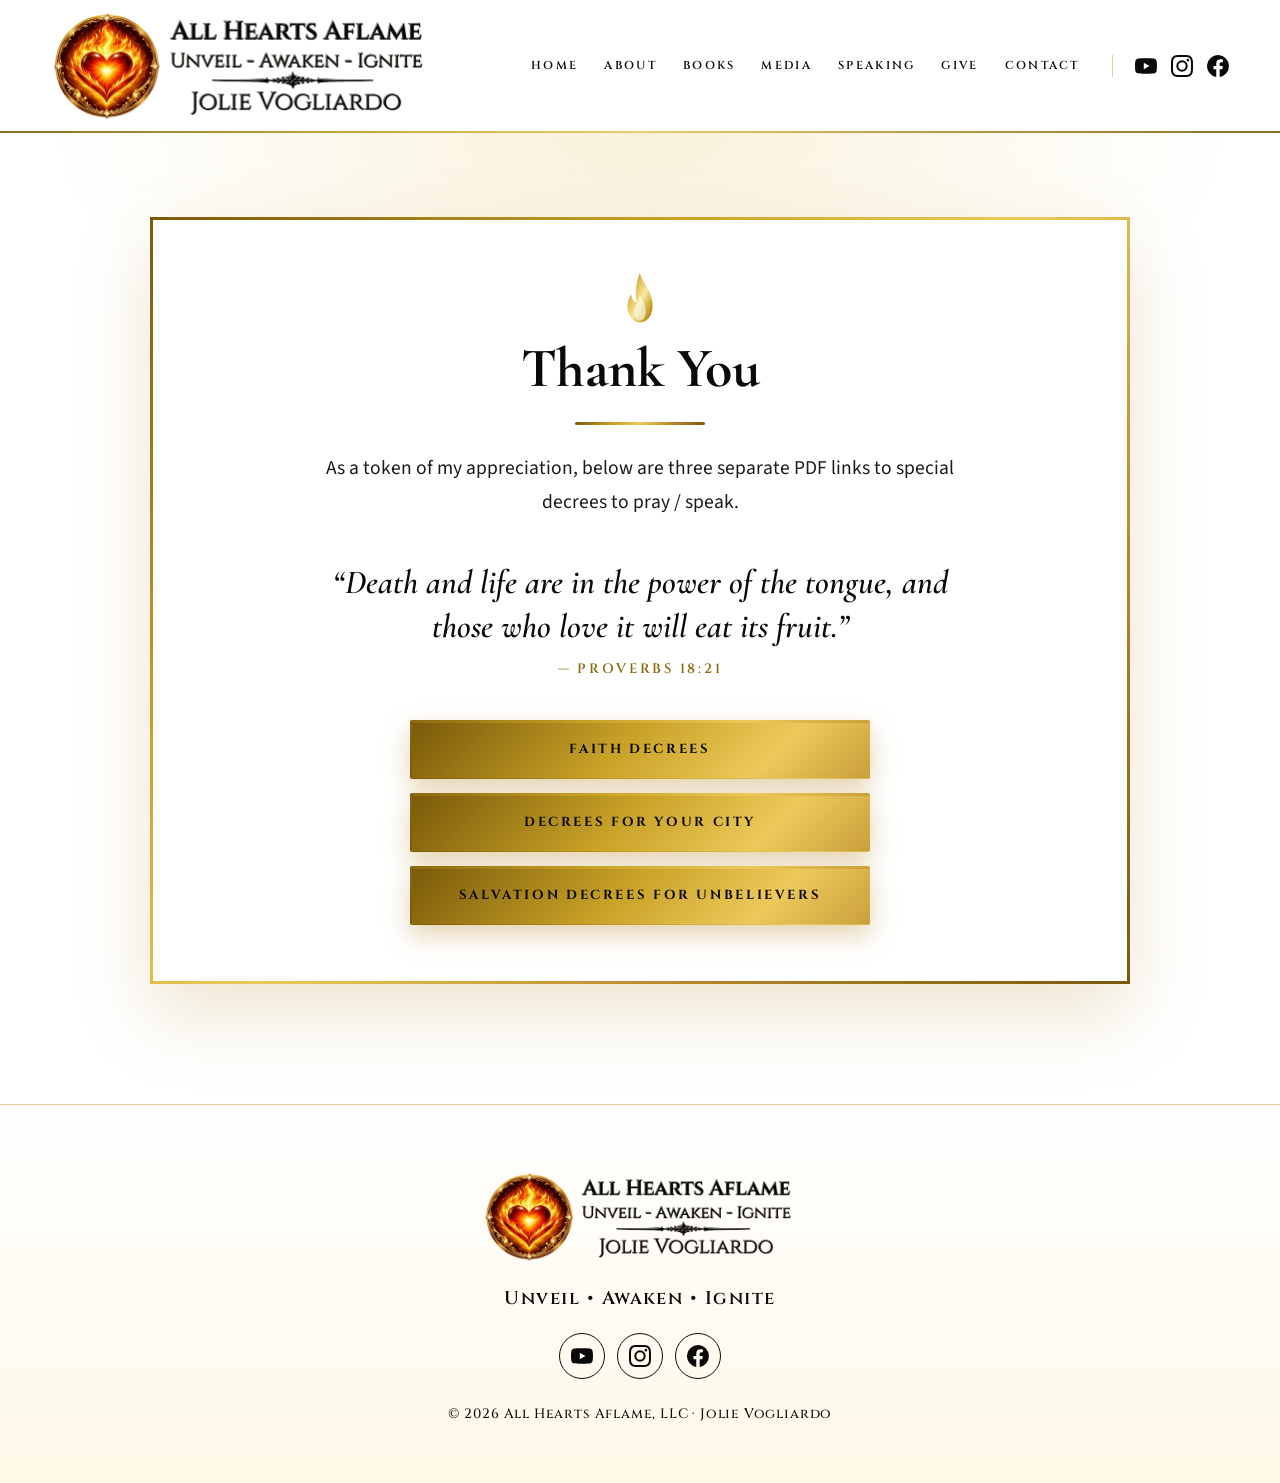
<file: all-hearts-aflame/thankyou/index.html>
<!DOCTYPE html>
<html lang="en">
<head>
<meta charset="UTF-8">
<meta name="viewport" content="width=device-width, initial-scale=1.0">
<title>Thank You | Jolie Vogliardo</title>
<meta name="description" content="Jolie Vogliardo is a prophetic author, speaker and minister. Her newest book, America: The Sleeping Giant and Her Slumbering Church, was voted 2026 Non-Fiction Book of the Year in the AWSA Golden Scroll Awards.">
<meta property="og:title" content="Jolie Vogliardo | All Hearts Aflame">
<meta property="og:description" content="Jolie Vogliardo is a prophetic author, speaker and minister. Her newest book, America: The Sleeping Giant and Her Slumbering Church, was voted 2026 Non-Fiction Book of the Year in the AWSA Golden Scroll Awards.">
<meta name="robots" content="noindex, nofollow"><link rel="preconnect" href="https://fonts.googleapis.com">
<link rel="preconnect" href="https://fonts.gstatic.com" crossorigin>
<link href="https://fonts.googleapis.com/css2?family=Cinzel:wght@500;600;700&family=Cormorant+Garamond:ital,wght@0,500;0,600;0,700;1,500;1,600&family=Source+Sans+3:wght@400;500;600&display=swap" rel="stylesheet">
<link rel="stylesheet" href="../style.css">
<noscript><style>.reveal{opacity:1!important;transform:none!important}</style></noscript>
</head>
<body>

<svg class="sprite" width="0" height="0" aria-hidden="true" focusable="false">
  <defs>
    <linearGradient id="fire-outer" x1="0" y1="1" x2="0" y2="0">
      <stop offset="0" stop-color="#d93a0b"/>
      <stop offset="0.45" stop-color="#ff7a1a"/>
      <stop offset="0.8" stop-color="#ffb52e"/>
      <stop offset="1" stop-color="#ffe08a"/>
    </linearGradient>
    <linearGradient id="fire-inner" x1="0" y1="1" x2="0" y2="0">
      <stop offset="0" stop-color="#ffb52e"/>
      <stop offset="0.6" stop-color="#ffe27a"/>
      <stop offset="1" stop-color="#fff7d6"/>
    </linearGradient>
    <linearGradient id="gold-fill" x1="0" y1="0" x2="1" y2="1">
      <stop offset="0" stop-color="#8a6a10"/>
      <stop offset="0.35" stop-color="#e3c25a"/>
      <stop offset="0.55" stop-color="#f8e9a0"/>
      <stop offset="0.8" stop-color="#c9a227"/>
      <stop offset="1" stop-color="#8a6a10"/>
    </linearGradient>
    <symbol id="flame" viewBox="0 0 100 150">
      <path d="M50 2 C53 24 71 38 79 62 C87 84 90 100 84 119 C78 138 65 148 50 148 C35 148 22 138 16 119 C10 100 14 82 24 66 C28 86 36 90 40 88 C34 64 40 24 50 2 Z" fill="url(#fire-outer)"/>
      <path d="M50 66 C56 86 69 97 67 120 C65 136 58 143 50 143 C42 143 35 136 33 120 C31 103 42 94 50 66 Z" fill="url(#fire-inner)"/>
    </symbol>
    <symbol id="flame-gold" viewBox="0 0 100 150">
      <path d="M50 2 C53 24 71 38 79 62 C87 84 90 100 84 119 C78 138 65 148 50 148 C35 148 22 138 16 119 C10 100 14 82 24 66 C28 86 36 90 40 88 C34 64 40 24 50 2 Z" fill="url(#gold-fill)"/>
      <path d="M50 66 C56 86 69 97 67 120 C65 136 58 143 50 143 C42 143 35 136 33 120 C31 103 42 94 50 66 Z" fill="#fff" opacity="0.55"/>
    </symbol>
    <symbol id="i-youtube" viewBox="0 0 24 24"><path fill="currentColor" d="M23.5 6.2a3 3 0 0 0-2.1-2.1C19.5 3.6 12 3.6 12 3.6s-7.5 0-9.4.5A3 3 0 0 0 .5 6.2C0 8.1 0 12 0 12s0 3.9.5 5.8a3 3 0 0 0 2.1 2.1c1.9.5 9.4.5 9.4.5s7.5 0 9.4-.5a3 3 0 0 0 2.1-2.1c.5-1.9.5-5.8.5-5.8s0-3.9-.5-5.8zM9.6 15.6V8.4l6.2 3.6-6.2 3.6z"/></symbol>
    <symbol id="i-instagram" viewBox="0 0 24 24"><path fill="currentColor" d="M12 2.2c3.2 0 3.6 0 4.8.1 3.3.1 4.8 1.7 4.9 4.9.1 1.3.1 1.6.1 4.8s0 3.6-.1 4.8c-.1 3.2-1.7 4.8-4.9 4.9-1.3.1-1.6.1-4.8.1s-3.6 0-4.8-.1c-3.3-.1-4.8-1.7-4.9-4.9C2.2 15.6 2.2 15.2 2.2 12s0-3.6.1-4.8C2.4 3.9 4 2.4 7.2 2.3 8.4 2.2 8.8 2.2 12 2.2zM12 0C8.7 0 8.3 0 7.1.1 2.7.3.3 2.7.1 7.1 0 8.3 0 8.7 0 12s0 3.7.1 4.9c.2 4.4 2.6 6.8 7 7C8.3 24 8.7 24 12 24s3.7 0 4.9-.1c4.4-.2 6.8-2.6 7-7 .1-1.2.1-1.6.1-4.9s0-3.7-.1-4.9c-.2-4.4-2.6-6.8-7-7C15.7 0 15.3 0 12 0zm0 5.8a6.2 6.2 0 1 0 0 12.4 6.2 6.2 0 0 0 0-12.4zM12 16a4 4 0 1 1 0-8 4 4 0 0 1 0 8zm6.4-11.8a1.4 1.4 0 1 0 0 2.9 1.4 1.4 0 0 0 0-2.9z"/></symbol>
    <symbol id="i-facebook" viewBox="0 0 24 24"><path fill="currentColor" d="M24 12a12 12 0 1 0-13.9 11.9v-8.4H7.1V12h3V9.4c0-3 1.8-4.7 4.5-4.7 1.3 0 2.7.2 2.7.2v3h-1.5c-1.5 0-2 .9-2 1.9V12h3.4l-.5 3.5h-2.9v8.4A12 12 0 0 0 24 12z"/></symbol>
  </defs>
</svg>

<a class="skip" href="#top">Skip to content</a>

<header class="site-header" id="header">
  <div class="container nav-row">
    <a class="brand" href="../#top" aria-label="All Hearts Aflame home">
<img src="../assets/logo.webp" alt="All Hearts Aflame">    </a>
    <button class="nav-toggle" id="navToggle" aria-label="Menu" aria-expanded="false"><span></span><span></span><span></span></button>
    <nav class="nav" id="nav">
      <a href="../#top">Home</a>
      <a href="../#about">About</a>
      <a href="../#books">Books</a>
      <a href="../#media">Media</a>
      <a href="../#speaking">Speaking</a>
      <a href="../#give">Give</a>
      <a href="../#contact">Contact</a>
      <span class="nav-social">
        <a href="https://www.youtube.com/@JolieVogliardo" target="_blank" rel="noopener" aria-label="Youtube"><svg><use href="#i-youtube"/></svg></a>
        <a href="https://www.instagram.com/jolie.vogliardo/" target="_blank" rel="noopener" aria-label="Instagram"><svg><use href="#i-instagram"/></svg></a>
        <a href="https://www.facebook.com/jolie.vogliardo.94" target="_blank" rel="noopener" aria-label="Facebook"><svg><use href="#i-facebook"/></svg></a>
      </span>
    </nav>
  </div>
</header>

<main id="top">
<section class="page-section">
  <div class="container narrow">
    <div class="page-box reveal">
      <svg class="page-flame"><use href="#flame-gold"/></svg>
      <h1>Thank You</h1>
      <div class="gold-rule center"></div>
      <p class="lead">As a token of my appreciation, below are three separate PDF links to special decrees to pray / speak.</p>
      <blockquote class="scripture">
        <p>&ldquo;Death and life are in the power of the tongue, and those who love it will eat its fruit.&rdquo;</p>
        <footer>&mdash; Proverbs 18:21</footer>
      </blockquote>
      <div class="pdf-list">
<a class="btn btn-gold" href="../s/Faith-Decrees.pdf" target="_blank" rel="noopener">Faith Decrees</a><a class="btn btn-gold" href="../s/Decrees-for-My-City.pdf" target="_blank" rel="noopener">Decrees for Your City</a><a class="btn btn-gold" href="../s/Salvation-Decrees-for-Unbelievers.pdf" target="_blank" rel="noopener">Salvation Decrees for Unbelievers</a>      </div>
    </div>
  </div>
</section>
</main>

<footer class="site-footer">
  <div class="container foot-row">
<img class="foot-logo" src="../assets/logo.webp" alt="All Hearts Aflame">    <p class="foot-tag">Unveil • Awaken • Ignite</p>
    <div class="social-row center">
      <a class="social round" href="https://www.youtube.com/@JolieVogliardo" target="_blank" rel="noopener" aria-label="Youtube"><svg><use href="#i-youtube"/></svg></a>
      <a class="social round" href="https://www.instagram.com/jolie.vogliardo/" target="_blank" rel="noopener" aria-label="Instagram"><svg><use href="#i-instagram"/></svg></a>
      <a class="social round" href="https://www.facebook.com/jolie.vogliardo.94" target="_blank" rel="noopener" aria-label="Facebook"><svg><use href="#i-facebook"/></svg></a>
    </div>
    <p class="copy">&copy; <span id="year"></span> All Hearts Aflame, LLC &middot; Jolie Vogliardo</p>
  </div>
</footer>


<script>
(function () {
  var doc = document;
  doc.getElementById('year').textContent = new Date().getFullYear();

  // mobile nav
  var toggle = doc.getElementById('navToggle'), nav = doc.getElementById('nav');
  toggle.addEventListener('click', function () {
    var open = nav.classList.toggle('open');
    toggle.setAttribute('aria-expanded', open ? 'true' : 'false');
  });
  nav.addEventListener('click', function (e) { if (e.target.tagName === 'A') { nav.classList.remove('open'); toggle.setAttribute('aria-expanded', 'false'); } });

  // header shadow after scrolling
  var header = doc.getElementById('header');
  function onScroll() { header.classList.toggle('scrolled', window.scrollY > 10); }
  window.addEventListener('scroll', onScroll, { passive: true }); onScroll();

  // reveal on scroll
  var items = doc.querySelectorAll('.reveal');
  if ('IntersectionObserver' in window) {
    var io = new IntersectionObserver(function (entries) {
      entries.forEach(function (en) { if (en.isIntersecting) { en.target.classList.add('in'); io.unobserve(en.target); } });
    }, { threshold: 0.12 });
    items.forEach(function (el) { io.observe(el); });
  } else { items.forEach(function (el) { el.classList.add('in'); }); }

  // YouTube click-to-play (loads the player only when asked)
  doc.querySelectorAll('.yt').forEach(function (box) {
    function play() {
      var f = doc.createElement('iframe');
      f.src = 'https://www.youtube.com/embed/' + box.dataset.id + '?autoplay=1&rel=0';
      f.allow = 'accelerometer; autoplay; clipboard-write; encrypted-media; gyroscope; picture-in-picture';
      f.allowFullscreen = true; f.title = 'Video';
      box.innerHTML = ''; box.appendChild(f); box.classList.add('playing');
    }
    box.addEventListener('click', play);
    box.addEventListener('keydown', function (e) { if (e.key === 'Enter' || e.key === ' ') { e.preventDefault(); play(); } });
  });

  // embers rising through the hero
  var canvas = doc.getElementById('embers');
  var reduce = window.matchMedia && window.matchMedia('(prefers-reduced-motion: reduce)').matches;
  if (canvas && !reduce) {
    var ctx = canvas.getContext('2d'), W = 0, H = 0, parts = [];
    function size() {
      var r = canvas.parentElement.getBoundingClientRect();
      W = canvas.width = r.width; H = canvas.height = r.height;
    }
    function spawn(initial) {
      return { x: Math.random() * W, y: initial ? Math.random() * H : H + 10, r: Math.random() * 2.2 + 0.6,
               vy: Math.random() * 0.7 + 0.25, drift: (Math.random() - 0.5) * 0.4, ph: Math.random() * 6.28,
               hue: Math.random() < 0.5 ? 38 : 24, life: Math.random() * 0.6 + 0.4 };
    }
    function init() { size(); parts = []; var n = Math.min(70, Math.floor(W / 18)); for (var i = 0; i < n; i++) parts.push(spawn(true)); }
    function tick() {
      ctx.clearRect(0, 0, W, H);
      for (var i = 0; i < parts.length; i++) {
        var p = parts[i]; p.y -= p.vy; p.ph += 0.03; p.x += p.drift + Math.sin(p.ph) * 0.35;
        var fade = Math.max(0, Math.min(1, p.y / H)) * p.life;
        if (p.y < -10) { parts[i] = spawn(false); continue; }
        ctx.beginPath(); ctx.fillStyle = 'hsla(' + p.hue + ',95%,55%,' + (fade * 0.85).toFixed(3) + ')';
        ctx.shadowColor = 'hsla(' + p.hue + ',100%,55%,0.9)'; ctx.shadowBlur = 8;
        ctx.arc(p.x, p.y, p.r, 0, 6.283); ctx.fill();
      }
      requestAnimationFrame(tick);
    }
    init(); tick(); window.addEventListener('resize', init);
  }
})();
</script>
</body>
</html>
</file>
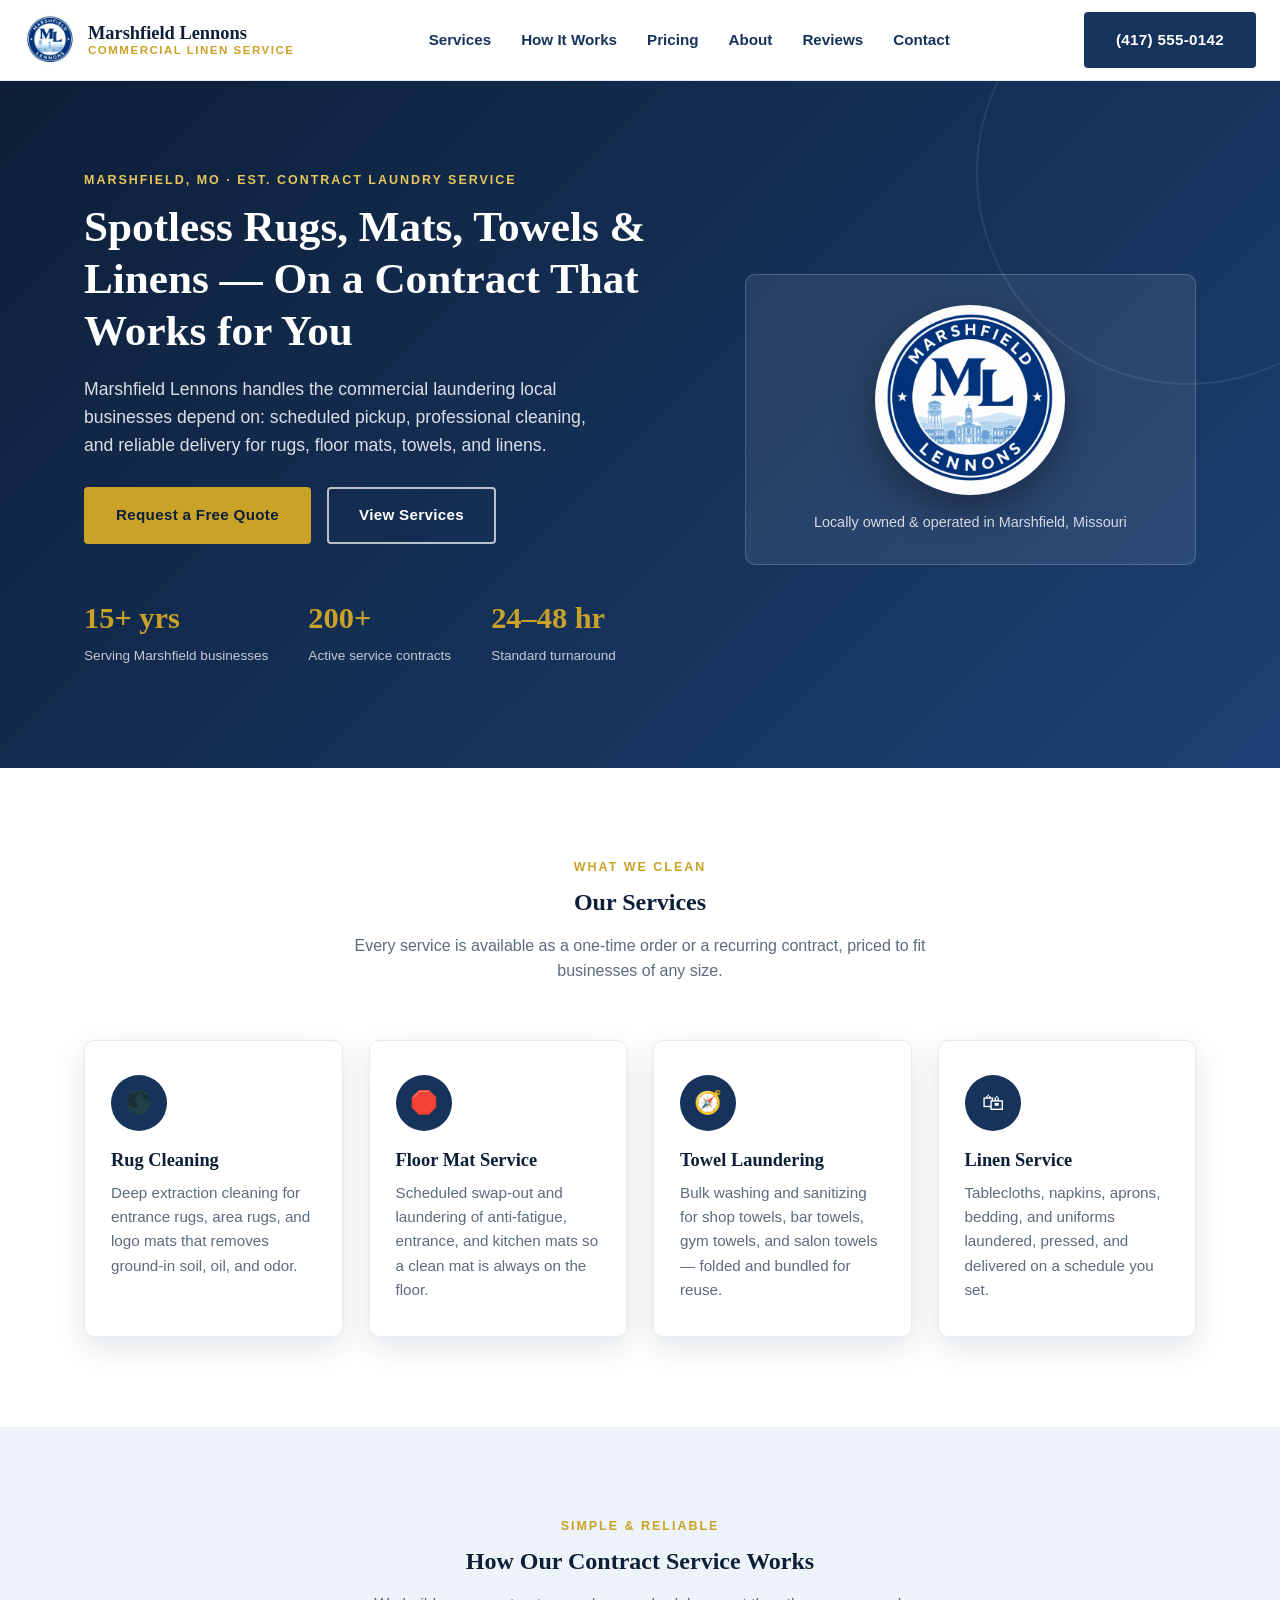
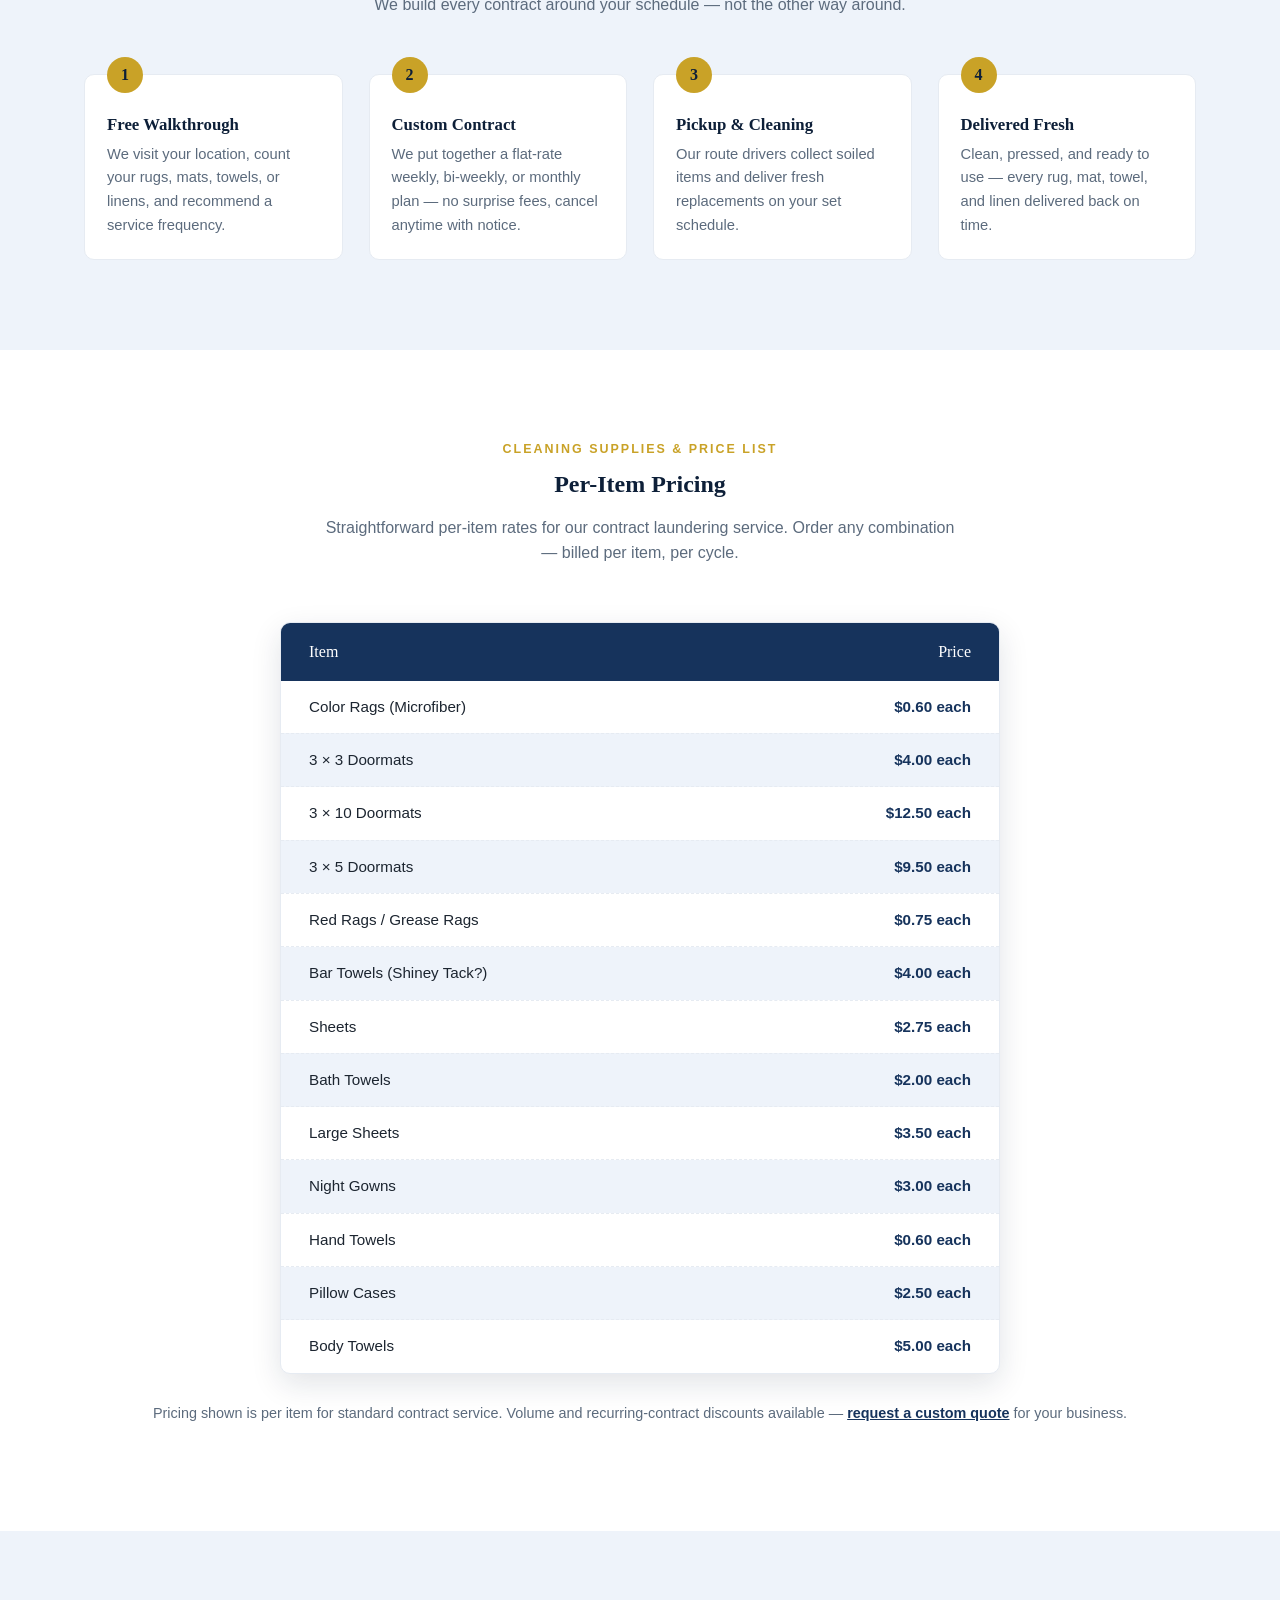
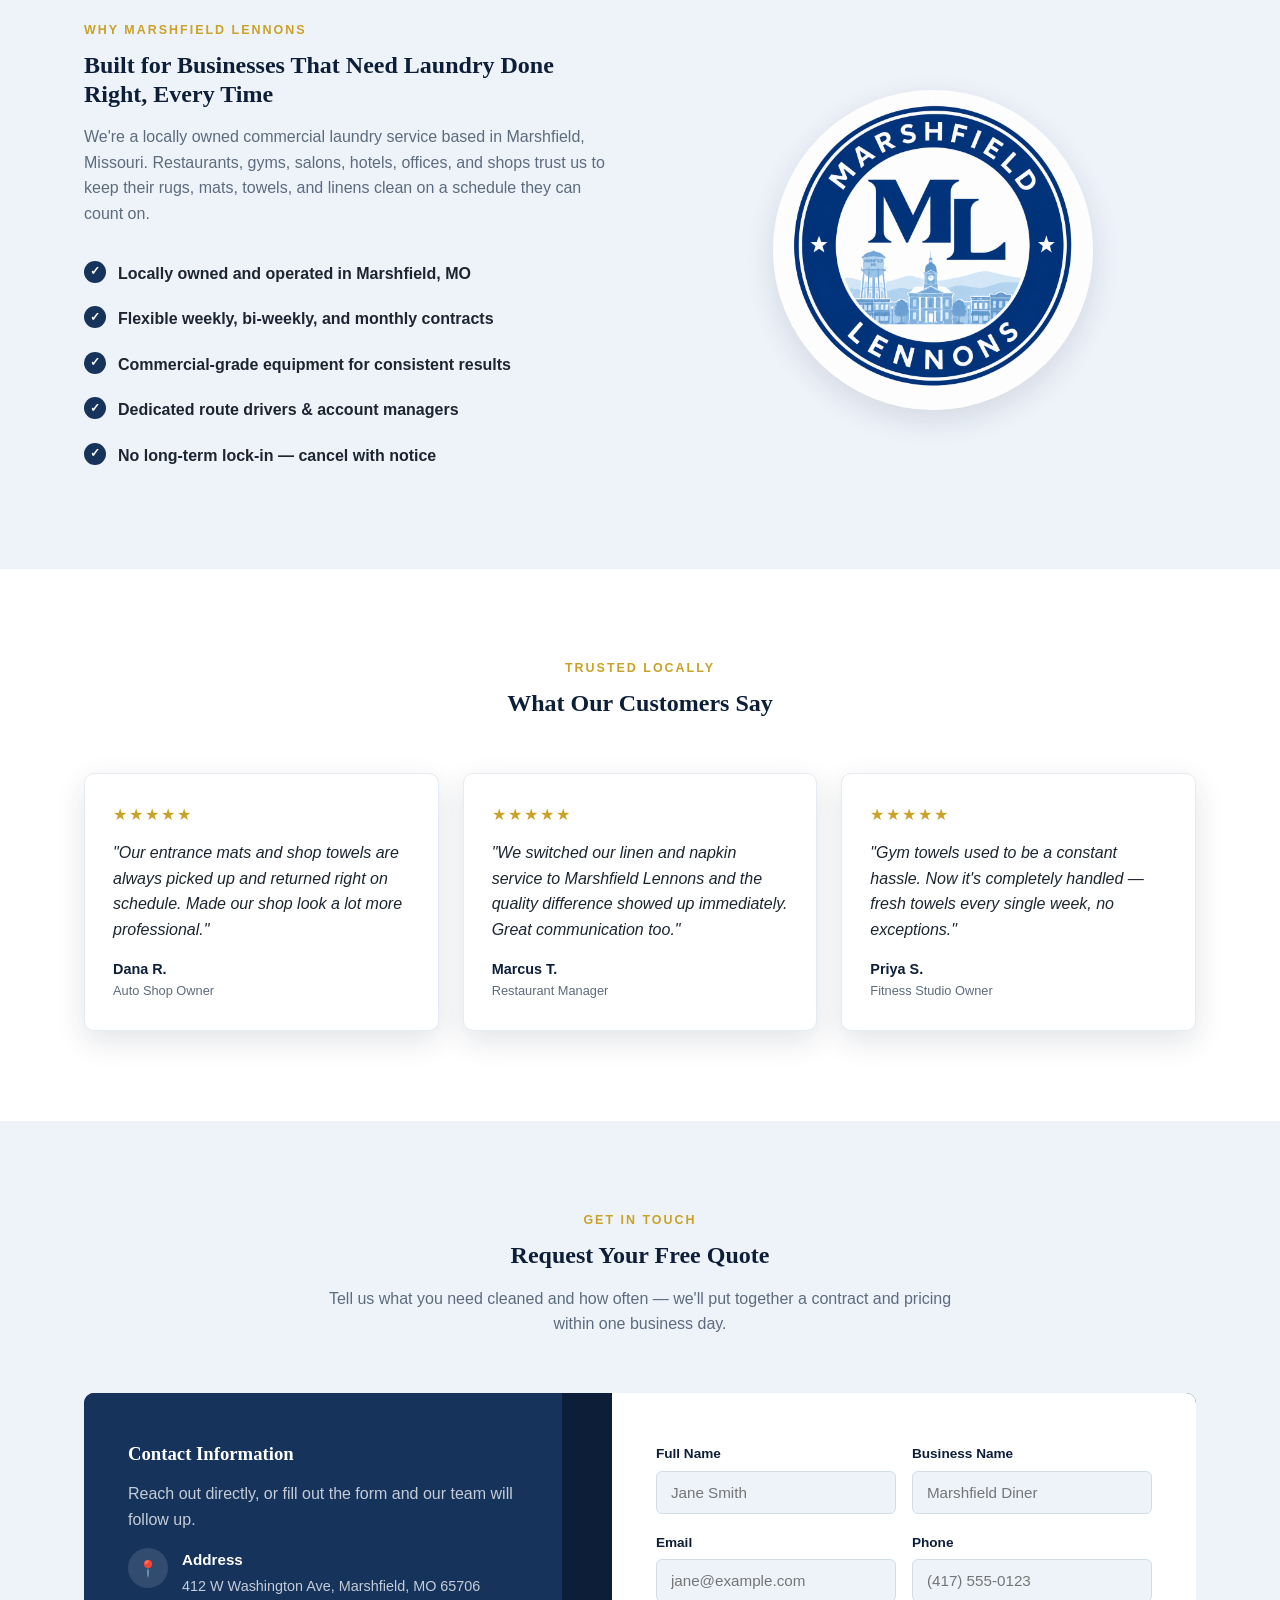
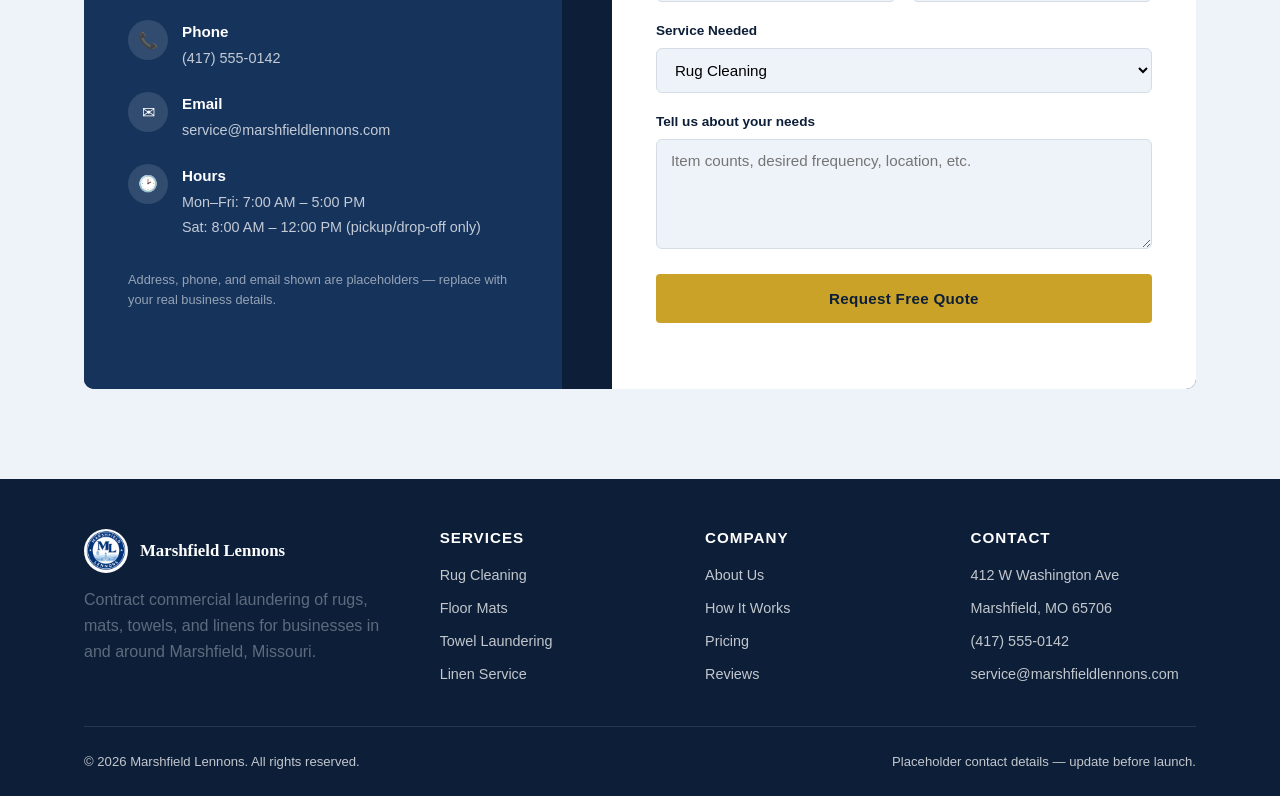
<file: demos/marshfield-lennons/index.html>
<!DOCTYPE html>
<html lang="en">
<head>
<meta charset="UTF-8">
<meta name="viewport" content="width=device-width, initial-scale=1.0">
<title>Marshfield Lennons | Commercial Rug, Mat, Towel &amp; Linen Service</title>
<meta name="description" content="Marshfield Lennons provides contract commercial laundering of rugs, mats, towels, and linens for restaurants, gyms, salons, hotels, and offices in Marshfield, MO.">
<link rel="icon" href="assets/logo.png" type="image/png">
<link rel="stylesheet" href="style.css">
</head>
<body>

<header class="site-header">
  <div class="nav-wrap">
    <a href="#top" class="brand">
      <img src="assets/logo.png" alt="Marshfield Lennons logo">
      <span class="brand-text">
        <strong>Marshfield Lennons</strong>
        <span>Commercial Linen Service</span>
      </span>
    </a>

    <nav class="main-nav" id="main-nav">
      <ul>
        <li><a href="#services">Services</a></li>
        <li><a href="#process">How It Works</a></li>
        <li><a href="#pricing">Pricing</a></li>
        <li><a href="#about">About</a></li>
        <li><a href="#reviews">Reviews</a></li>
        <li><a href="#contact">Contact</a></li>
      </ul>
    </nav>

    <div class="header-actions">
      <a href="tel:14175550142" class="btn btn-navy">(417) 555-0142</a>
      <button class="nav-toggle" id="nav-toggle" aria-label="Toggle navigation" aria-expanded="false">
        <span></span><span></span><span></span>
      </button>
    </div>
  </div>
</header>

<main id="top">

  <!-- HERO -->
  <section class="hero">
    <div class="container hero-grid">
      <div>
        <span class="eyebrow" style="color:#e9c65c;">Marshfield, MO &middot; Est. Contract Laundry Service</span>
        <h1>Spotless Rugs, Mats, Towels &amp; Linens &mdash; On a Contract That Works for You</h1>
        <p class="lead">Marshfield Lennons handles the commercial laundering local businesses depend on: scheduled pickup, professional cleaning, and reliable delivery for rugs, floor mats, towels, and linens.</p>
        <div class="hero-actions">
          <a href="#contact" class="btn btn-primary">Request a Free Quote</a>
          <a href="#services" class="btn btn-outline">View Services</a>
        </div>
        <div class="stat-row">
          <div><strong>15+ yrs</strong><span>Serving Marshfield businesses</span></div>
          <div><strong>200+</strong><span>Active service contracts</span></div>
          <div><strong>24&ndash;48 hr</strong><span>Standard turnaround</span></div>
        </div>
      </div>
      <div class="hero-badge">
        <img src="assets/logo.png" alt="Marshfield Lennons seal">
        <p>Locally owned &amp; operated in Marshfield, Missouri</p>
      </div>
    </div>
  </section>

  <!-- SERVICES -->
  <section id="services">
    <div class="container">
      <div class="section-head">
        <span class="eyebrow">What We Clean</span>
        <h2>Our Services</h2>
        <p>Every service is available as a one-time order or a recurring contract, priced to fit businesses of any size.</p>
      </div>

      <div class="services-grid">
        <div class="service-card">
          <div class="service-icon">&#127761;</div>
          <h3>Rug Cleaning</h3>
          <p>Deep extraction cleaning for entrance rugs, area rugs, and logo mats that removes ground-in soil, oil, and odor.</p>
        </div>
        <div class="service-card">
          <div class="service-icon">&#128721;</div>
          <h3>Floor Mat Service</h3>
          <p>Scheduled swap-out and laundering of anti-fatigue, entrance, and kitchen mats so a clean mat is always on the floor.</p>
        </div>
        <div class="service-card">
          <div class="service-icon">&#129517;</div>
          <h3>Towel Laundering</h3>
          <p>Bulk washing and sanitizing for shop towels, bar towels, gym towels, and salon towels &mdash; folded and bundled for reuse.</p>
        </div>
        <div class="service-card">
          <div class="service-icon">&#128717;</div>
          <h3>Linen Service</h3>
          <p>Tablecloths, napkins, aprons, bedding, and uniforms laundered, pressed, and delivered on a schedule you set.</p>
        </div>
      </div>
    </div>
  </section>

  <!-- PROCESS -->
  <section id="process" class="bg-tint">
    <div class="container">
      <div class="section-head">
        <span class="eyebrow">Simple &amp; Reliable</span>
        <h2>How Our Contract Service Works</h2>
        <p>We build every contract around your schedule &mdash; not the other way around.</p>
      </div>

      <div class="process-grid">
        <div class="process-step">
          <h4>Free Walkthrough</h4>
          <p>We visit your location, count your rugs, mats, towels, or linens, and recommend a service frequency.</p>
        </div>
        <div class="process-step">
          <h4>Custom Contract</h4>
          <p>We put together a flat-rate weekly, bi-weekly, or monthly plan &mdash; no surprise fees, cancel anytime with notice.</p>
        </div>
        <div class="process-step">
          <h4>Pickup &amp; Cleaning</h4>
          <p>Our route drivers collect soiled items and deliver fresh replacements on your set schedule.</p>
        </div>
        <div class="process-step">
          <h4>Delivered Fresh</h4>
          <p>Clean, pressed, and ready to use &mdash; every rug, mat, towel, and linen delivered back on time.</p>
        </div>
      </div>
    </div>
  </section>

  <!-- PRICING -->
  <section id="pricing">
    <div class="container">
      <div class="section-head">
        <span class="eyebrow">Cleaning Supplies &amp; Price List</span>
        <h2>Per-Item Pricing</h2>
        <p>Straightforward per-item rates for our contract laundering service. Order any combination &mdash; billed per item, per cycle.</p>
      </div>

      <div class="price-table-wrap">
        <table class="price-table">
          <thead>
            <tr>
              <th>Item</th>
              <th>Price</th>
            </tr>
          </thead>
          <tbody>
            <tr><td>Color Rags (Microfiber)</td><td>$0.60 each</td></tr>
            <tr><td>3 &times; 3 Doormats</td><td>$4.00 each</td></tr>
            <tr><td>3 &times; 10 Doormats</td><td>$12.50 each</td></tr>
            <tr><td>3 &times; 5 Doormats</td><td>$9.50 each</td></tr>
            <tr><td>Red Rags / Grease Rags</td><td>$0.75 each</td></tr>
            <tr><td>Bar Towels (Shiney Tack?)</td><td>$4.00 each</td></tr>
            <tr><td>Sheets</td><td>$2.75 each</td></tr>
            <tr><td>Bath Towels</td><td>$2.00 each</td></tr>
            <tr><td>Large Sheets</td><td>$3.50 each</td></tr>
            <tr><td>Night Gowns</td><td>$3.00 each</td></tr>
            <tr><td>Hand Towels</td><td>$0.60 each</td></tr>
            <tr><td>Pillow Cases</td><td>$2.50 each</td></tr>
            <tr><td>Body Towels</td><td>$5.00 each</td></tr>
          </tbody>
        </table>
      </div>

      <p class="price-note">Pricing shown is per item for standard contract service. Volume and recurring-contract discounts available &mdash; <a href="#contact">request a custom quote</a> for your business.</p>
    </div>
  </section>

  <!-- ABOUT -->
  <section id="about" class="bg-tint">
    <div class="container about-grid">
      <div>
        <span class="eyebrow">Why Marshfield Lennons</span>
        <h2>Built for Businesses That Need Laundry Done Right, Every Time</h2>
        <p>We're a locally owned commercial laundry service based in Marshfield, Missouri. Restaurants, gyms, salons, hotels, offices, and shops trust us to keep their rugs, mats, towels, and linens clean on a schedule they can count on.</p>
        <ul class="about-list">
          <li>Locally owned and operated in Marshfield, MO</li>
          <li>Flexible weekly, bi-weekly, and monthly contracts</li>
          <li>Commercial-grade equipment for consistent results</li>
          <li>Dedicated route drivers &amp; account managers</li>
          <li>No long-term lock-in &mdash; cancel with notice</li>
        </ul>
      </div>
      <div class="about-badge-wrap">
        <img src="assets/logo.png" alt="Marshfield Lennons seal logo">
      </div>
    </div>
  </section>

  <!-- REVIEWS -->
  <section id="reviews">
    <div class="container">
      <div class="section-head">
        <span class="eyebrow">Trusted Locally</span>
        <h2>What Our Customers Say</h2>
      </div>

      <div class="testimonial-grid">
        <div class="testimonial">
          <div class="stars">&#9733;&#9733;&#9733;&#9733;&#9733;</div>
          <p>"Our entrance mats and shop towels are always picked up and returned right on schedule. Made our shop look a lot more professional."</p>
          <div class="testimonial-name">Dana R.</div>
          <div class="testimonial-role">Auto Shop Owner</div>
        </div>
        <div class="testimonial">
          <div class="stars">&#9733;&#9733;&#9733;&#9733;&#9733;</div>
          <p>"We switched our linen and napkin service to Marshfield Lennons and the quality difference showed up immediately. Great communication too."</p>
          <div class="testimonial-name">Marcus T.</div>
          <div class="testimonial-role">Restaurant Manager</div>
        </div>
        <div class="testimonial">
          <div class="stars">&#9733;&#9733;&#9733;&#9733;&#9733;</div>
          <p>"Gym towels used to be a constant hassle. Now it's completely handled &mdash; fresh towels every single week, no exceptions."</p>
          <div class="testimonial-name">Priya S.</div>
          <div class="testimonial-role">Fitness Studio Owner</div>
        </div>
      </div>
    </div>
  </section>

  <!-- CONTACT -->
  <section id="contact" class="bg-tint">
    <div class="container">
      <div class="section-head">
        <span class="eyebrow">Get In Touch</span>
        <h2>Request Your Free Quote</h2>
        <p>Tell us what you need cleaned and how often &mdash; we'll put together a contract and pricing within one business day.</p>
      </div>

      <div class="contact-wrap">
        <div class="contact-info">
          <h3>Contact Information</h3>
          <p>Reach out directly, or fill out the form and our team will follow up.</p>

          <div class="contact-item">
            <div class="icon">&#128205;</div>
            <div>
              <strong>Address</strong>
              <span>412 W Washington Ave, Marshfield, MO 65706</span>
            </div>
          </div>
          <div class="contact-item">
            <div class="icon">&#128222;</div>
            <div>
              <strong>Phone</strong>
              <span>(417) 555-0142</span>
            </div>
          </div>
          <div class="contact-item">
            <div class="icon">&#9993;</div>
            <div>
              <strong>Email</strong>
              <span>service@marshfieldlennons.com</span>
            </div>
          </div>
          <div class="contact-item">
            <div class="icon">&#128337;</div>
            <div>
              <strong>Hours</strong>
              <span>Mon&ndash;Fri: 7:00 AM &ndash; 5:00 PM<br>Sat: 8:00 AM &ndash; 12:00 PM (pickup/drop-off only)</span>
            </div>
          </div>

          <p class="form-note" style="margin-top:30px; color:rgba(255,255,255,0.55);">Address, phone, and email shown are placeholders &mdash; replace with your real business details.</p>
        </div>

        <form class="contact-form" id="quote-form">
          <div class="form-row">
            <div class="form-group">
              <label for="name">Full Name</label>
              <input type="text" id="name" name="name" placeholder="Jane Smith" required>
            </div>
            <div class="form-group">
              <label for="business">Business Name</label>
              <input type="text" id="business" name="business" placeholder="Marshfield Diner">
            </div>
          </div>
          <div class="form-row">
            <div class="form-group">
              <label for="email">Email</label>
              <input type="email" id="email" name="email" placeholder="jane@example.com" required>
            </div>
            <div class="form-group">
              <label for="phone">Phone</label>
              <input type="tel" id="phone" name="phone" placeholder="(417) 555-0123">
            </div>
          </div>
          <div class="form-group">
            <label for="service">Service Needed</label>
            <select id="service" name="service">
              <option value="rugs">Rug Cleaning</option>
              <option value="mats">Floor Mat Service</option>
              <option value="towels">Towel Laundering</option>
              <option value="linens">Linen Service</option>
              <option value="multiple">Multiple Services</option>
            </select>
          </div>
          <div class="form-group">
            <label for="message">Tell us about your needs</label>
            <textarea id="message" name="message" placeholder="Item counts, desired frequency, location, etc."></textarea>
          </div>
          <button type="submit" class="btn btn-primary" style="width:100%;">Request Free Quote</button>
          <p class="form-note" id="form-status"></p>
        </form>
      </div>
    </div>
  </section>

</main>

<footer class="site-footer">
  <div class="container">
    <div class="footer-grid">
      <div>
        <div class="footer-brand">
          <img src="assets/logo.png" alt="Marshfield Lennons logo">
          <strong>Marshfield Lennons</strong>
        </div>
        <p>Contract commercial laundering of rugs, mats, towels, and linens for businesses in and around Marshfield, Missouri.</p>
      </div>
      <div>
        <h4>Services</h4>
        <ul>
          <li><a href="#services">Rug Cleaning</a></li>
          <li><a href="#services">Floor Mats</a></li>
          <li><a href="#services">Towel Laundering</a></li>
          <li><a href="#services">Linen Service</a></li>
        </ul>
      </div>
      <div>
        <h4>Company</h4>
        <ul>
          <li><a href="#about">About Us</a></li>
          <li><a href="#process">How It Works</a></li>
          <li><a href="#pricing">Pricing</a></li>
          <li><a href="#reviews">Reviews</a></li>
        </ul>
      </div>
      <div>
        <h4>Contact</h4>
        <ul>
          <li>412 W Washington Ave</li>
          <li>Marshfield, MO 65706</li>
          <li>(417) 555-0142</li>
          <li>service@marshfieldlennons.com</li>
        </ul>
      </div>
    </div>
    <div class="footer-bottom">
      <span>&copy; <span id="year"></span> Marshfield Lennons. All rights reserved.</span>
      <span>Placeholder contact details &mdash; update before launch.</span>
    </div>
  </div>
</footer>

<script>
document.getElementById('year').textContent = new Date().getFullYear();

const navToggle = document.getElementById('nav-toggle');
const mainNav = document.getElementById('main-nav');

navToggle.addEventListener('click', () => {
  const isOpen = mainNav.classList.toggle('open');
  navToggle.setAttribute('aria-expanded', isOpen);
});

mainNav.querySelectorAll('a').forEach(link => {
  link.addEventListener('click', () => {
    mainNav.classList.remove('open');
    navToggle.setAttribute('aria-expanded', 'false');
  });
});

const form = document.getElementById('quote-form');
const status = document.getElementById('form-status');

form.addEventListener('submit', (e) => {
  e.preventDefault();
  status.textContent = 'Thanks! This is a demo form — connect it to your email or CRM to start receiving quote requests.';
  status.style.color = '#16335c';
  form.reset();
});
</script>
</body>
</html>
</file>
<file: marshfield-lennons/style.css>
:root {
  --navy: #16335c;
  --navy-dark: #0d1f38;
  --navy-mid: #1e4074;
  --blue-light: #eef3fa;
  --blue-tint: #dbe6f5;
  --white: #ffffff;
  --ink: #1c2530;
  --muted: #5c6b7d;
  --gold: #c9a227;
  --radius: 10px;
  --shadow: 0 10px 30px rgba(13, 31, 56, 0.12);
  --max: 1160px;
}

* { box-sizing: border-box; }

html { scroll-behavior: smooth; }

body {
  margin: 0;
  font-family: "Segoe UI", Roboto, Helvetica, Arial, sans-serif;
  color: var(--ink);
  background: var(--white);
  line-height: 1.6;
}

img { max-width: 100%; display: block; }

a { color: inherit; }

.container {
  max-width: var(--max);
  margin: 0 auto;
  padding: 0 24px;
}

h1, h2, h3, h4 {
  font-family: Georgia, "Times New Roman", serif;
  margin: 0 0 16px;
  color: var(--navy-dark);
  line-height: 1.2;
}

p { margin: 0 0 16px; color: var(--muted); }

.eyebrow {
  text-transform: uppercase;
  letter-spacing: 2px;
  font-size: 0.78rem;
  font-weight: 700;
  color: var(--gold);
  margin-bottom: 10px;
  display: block;
}

.btn {
  display: inline-block;
  padding: 14px 30px;
  border-radius: 4px;
  font-weight: 700;
  text-decoration: none;
  border: 2px solid transparent;
  cursor: pointer;
  font-size: 0.95rem;
  letter-spacing: 0.3px;
  transition: all 0.2s ease;
}

.btn-primary {
  background: var(--gold);
  color: var(--navy-dark);
}
.btn-primary:hover { background: #b8911f; }

.btn-outline {
  background: transparent;
  color: var(--white);
  border-color: rgba(255, 255, 255, 0.7);
}
.btn-outline:hover { background: rgba(255,255,255,0.12); }

.btn-navy {
  background: var(--navy);
  color: var(--white);
}
.btn-navy:hover { background: var(--navy-mid); }

/* Header */
.site-header {
  position: sticky;
  top: 0;
  z-index: 100;
  background: var(--white);
  border-bottom: 1px solid #e6ebf2;
}

.nav-wrap {
  display: flex;
  align-items: center;
  justify-content: space-between;
  padding: 12px 24px;
}

.brand {
  display: flex;
  align-items: center;
  gap: 12px;
  text-decoration: none;
}

.brand img {
  width: 104px;
  height: 104px;
  border-radius: 50%;
}

.brand-text {
  display: flex;
  flex-direction: column;
  line-height: 1.15;
}

.brand-text strong {
  font-family: Georgia, serif;
  color: var(--navy-dark);
  font-size: 2.3rem;
}

.brand-text span {
  font-size: 1.44rem;
  letter-spacing: 1.5px;
  text-transform: uppercase;
  color: var(--gold);
  font-weight: 700;
}

.main-nav ul {
  display: flex;
  gap: 30px;
  list-style: none;
  margin: 0;
  padding: 0;
}

.main-nav a {
  text-decoration: none;
  color: var(--navy);
  font-weight: 600;
  font-size: 0.95rem;
}

.main-nav a:hover { color: var(--gold); }

.header-actions { display: flex; align-items: center; gap: 18px; }

.nav-toggle {
  display: none;
  background: none;
  border: none;
  cursor: pointer;
  padding: 8px;
}

.nav-toggle span {
  display: block;
  width: 26px;
  height: 3px;
  background: var(--navy);
  margin: 5px 0;
  border-radius: 2px;
}

/* Hero */
.hero {
  background: linear-gradient(135deg, var(--navy-dark), var(--navy) 60%, var(--navy-mid));
  color: var(--white);
  padding: 90px 0 100px;
  position: relative;
  overflow: hidden;
}

.hero::after {
  content: "";
  position: absolute;
  right: -120px;
  top: -120px;
  width: 420px;
  height: 420px;
  border-radius: 50%;
  border: 2px solid rgba(255,255,255,0.08);
}

.hero-grid {
  display: grid;
  grid-template-columns: 1.15fr 0.85fr;
  gap: 50px;
  align-items: center;
}

.hero h1 {
  color: var(--white);
  font-size: 2.7rem;
  margin-bottom: 18px;
}

.hero p.lead {
  color: rgba(255,255,255,0.85);
  font-size: 1.1rem;
  max-width: 520px;
}

.hero-actions { display: flex; gap: 16px; margin-top: 28px; flex-wrap: wrap; }

.hero-badge {
  background: rgba(255,255,255,0.08);
  border: 1px solid rgba(255,255,255,0.18);
  border-radius: var(--radius);
  padding: 30px;
  text-align: center;
}

.hero-badge img {
  width: 190px;
  height: 190px;
  margin: 0 auto 16px;
  border-radius: 50%;
  box-shadow: 0 15px 40px rgba(0,0,0,0.35);
}

.hero-badge p {
  color: rgba(255,255,255,0.8);
  margin: 0;
  font-size: 0.9rem;
}

.stat-row {
  display: flex;
  gap: 40px;
  margin-top: 50px;
  flex-wrap: wrap;
}

.stat-row div { text-align: left; }

.stat-row strong {
  display: block;
  font-size: 1.9rem;
  font-family: Georgia, serif;
  color: var(--gold);
}

.stat-row span {
  color: rgba(255,255,255,0.75);
  font-size: 0.85rem;
}

/* Section generic */
section { padding: 90px 0; }

.section-head {
  text-align: center;
  max-width: 640px;
  margin: 0 auto 56px;
}

.bg-tint { background: var(--blue-light); }

/* Services */
.services-grid {
  display: grid;
  grid-template-columns: repeat(4, 1fr);
  gap: 26px;
}

.service-card {
  background: var(--white);
  border: 1px solid #e6ebf2;
  border-radius: var(--radius);
  padding: 34px 26px;
  text-align: left;
  box-shadow: var(--shadow);
  transition: transform 0.2s ease;
}

.service-card:hover { transform: translateY(-6px); }

.service-icon {
  width: 56px;
  height: 56px;
  border-radius: 50%;
  background: var(--navy);
  color: var(--white);
  display: flex;
  align-items: center;
  justify-content: center;
  margin-bottom: 18px;
  font-size: 1.4rem;
}

.service-card h3 {
  font-size: 1.15rem;
  margin-bottom: 10px;
}

.service-card p { margin-bottom: 0; font-size: 0.95rem; }

/* Process */
.process-grid {
  display: grid;
  grid-template-columns: repeat(4, 1fr);
  gap: 26px;
  counter-reset: step;
}

.process-step {
  position: relative;
  padding: 30px 22px 22px;
  background: var(--white);
  border-radius: var(--radius);
  border: 1px solid #e6ebf2;
}

.process-step::before {
  counter-increment: step;
  content: counter(step);
  position: absolute;
  top: -18px;
  left: 22px;
  width: 36px;
  height: 36px;
  border-radius: 50%;
  background: var(--gold);
  color: var(--navy-dark);
  font-weight: 700;
  display: flex;
  align-items: center;
  justify-content: center;
  font-family: Georgia, serif;
}

.process-step h4 { margin: 10px 0 8px; font-size: 1.05rem; }
.process-step p { font-size: 0.92rem; margin: 0; }

/* Pricing */
.price-table-wrap {
  max-width: 720px;
  margin: 0 auto;
  background: var(--white);
  border-radius: var(--radius);
  border: 1px solid #e6ebf2;
  box-shadow: var(--shadow);
  overflow: hidden;
}

.price-table {
  width: 100%;
  border-collapse: collapse;
}

.price-table thead th {
  background: var(--navy);
  color: var(--white);
  text-align: left;
  font-family: Georgia, serif;
  font-weight: 400;
  font-size: 1rem;
  padding: 16px 28px;
}

.price-table thead th:last-child {
  text-align: right;
}

.price-table tbody td {
  padding: 14px 28px;
  border-bottom: 1px dashed #e6ebf2;
  font-size: 0.95rem;
  color: var(--ink);
}

.price-table tbody tr:last-child td { border-bottom: none; }

.price-table tbody tr:nth-child(even) { background: var(--blue-light); }

.price-table tbody td:last-child {
  text-align: right;
  font-weight: 700;
  color: var(--navy);
  white-space: nowrap;
}

.price-note {
  text-align: center;
  margin-top: 28px;
  color: var(--muted);
  font-size: 0.9rem;
}

.price-note a {
  color: var(--navy);
  font-weight: 700;
  text-decoration: underline;
}

/* About */
.about-grid {
  display: grid;
  grid-template-columns: 1fr 1fr;
  gap: 60px;
  align-items: center;
}

.about-badge-wrap {
  display: flex;
  justify-content: center;
}

.about-badge-wrap img {
  width: 320px;
  height: 320px;
  border-radius: 50%;
  box-shadow: var(--shadow);
}

.about-list { list-style: none; padding: 0; margin: 24px 0 0; }
.about-list li {
  padding: 10px 0 10px 34px;
  position: relative;
  color: var(--ink);
  font-weight: 600;
}
.about-list li::before {
  content: "\2713";
  position: absolute;
  left: 0;
  top: 10px;
  width: 22px;
  height: 22px;
  border-radius: 50%;
  background: var(--navy);
  color: var(--white);
  font-size: 0.75rem;
  display: flex;
  align-items: center;
  justify-content: center;
}

/* Testimonials */
.testimonial-grid {
  display: grid;
  grid-template-columns: repeat(3, 1fr);
  gap: 24px;
}

.testimonial {
  background: var(--white);
  border-radius: var(--radius);
  padding: 28px;
  border: 1px solid #e6ebf2;
  box-shadow: var(--shadow);
}

.testimonial .stars { color: var(--gold); margin-bottom: 12px; letter-spacing: 2px; }
.testimonial p { font-style: italic; color: var(--ink); }
.testimonial-name { font-weight: 700; color: var(--navy-dark); font-size: 0.9rem; }
.testimonial-role { font-size: 0.8rem; color: var(--muted); }

/* Contact */
.contact-wrap {
  display: grid;
  grid-template-columns: 0.9fr 1.1fr;
  gap: 50px;
  background: var(--navy-dark);
  border-radius: var(--radius);
  overflow: hidden;
}

.contact-info {
  background: var(--navy);
  color: var(--white);
  padding: 50px 44px;
}

.contact-info h3 { color: var(--white); }
.contact-info p { color: rgba(255,255,255,0.75); }

.contact-item {
  display: flex;
  gap: 14px;
  margin-bottom: 22px;
  align-items: flex-start;
}

.contact-item .icon {
  width: 40px;
  height: 40px;
  border-radius: 50%;
  background: rgba(255,255,255,0.12);
  display: flex;
  align-items: center;
  justify-content: center;
  flex-shrink: 0;
}

.contact-item strong { display: block; color: var(--white); font-size: 0.95rem; }
.contact-item span { color: rgba(255,255,255,0.75); font-size: 0.9rem; }

.contact-form { padding: 50px 44px; background: var(--white); }

.form-row { display: grid; grid-template-columns: 1fr 1fr; gap: 16px; }

.form-group { margin-bottom: 18px; }

.form-group label {
  display: block;
  font-size: 0.85rem;
  font-weight: 700;
  color: var(--navy-dark);
  margin-bottom: 6px;
}

.form-group input,
.form-group select,
.form-group textarea {
  width: 100%;
  padding: 12px 14px;
  border: 1px solid #d4dce6;
  border-radius: 6px;
  font-size: 0.95rem;
  font-family: inherit;
  background: var(--blue-light);
}

.form-group textarea { resize: vertical; min-height: 110px; }

.form-note {
  font-size: 0.8rem;
  color: var(--muted);
  margin-top: 4px;
}

/* Footer */
.site-footer {
  background: var(--navy-dark);
  color: rgba(255,255,255,0.75);
  padding: 50px 0 24px;
}

.footer-grid {
  display: grid;
  grid-template-columns: 1.4fr 1fr 1fr 1fr;
  gap: 40px;
  padding-bottom: 30px;
  border-bottom: 1px solid rgba(255,255,255,0.1);
}

.footer-brand { display: flex; gap: 12px; align-items: center; margin-bottom: 14px; }
.footer-brand img { width: 44px; height: 44px; border-radius: 50%; }
.footer-brand strong { color: var(--white); font-family: Georgia, serif; font-size: 1.05rem; }

.site-footer h4 {
  color: var(--white);
  font-size: 0.95rem;
  font-family: "Segoe UI", sans-serif;
  text-transform: uppercase;
  letter-spacing: 1px;
  margin-bottom: 16px;
}

.site-footer ul { list-style: none; padding: 0; margin: 0; }
.site-footer li { margin-bottom: 10px; font-size: 0.9rem; }
.site-footer a { text-decoration: none; color: rgba(255,255,255,0.75); }
.site-footer a:hover { color: var(--gold); }

.footer-bottom {
  display: flex;
  justify-content: space-between;
  padding-top: 24px;
  font-size: 0.82rem;
  flex-wrap: wrap;
  gap: 10px;
}

/* Mobile nav */
@media (max-width: 960px) {
  .hero-grid { grid-template-columns: 1fr; text-align: center; }
  .hero p.lead { margin: 0 auto; }
  .hero-actions { justify-content: center; }
  .stat-row { justify-content: center; text-align: center; }
  .services-grid { grid-template-columns: repeat(2, 1fr); }
  .process-grid { grid-template-columns: repeat(2, 1fr); }
  .about-grid { grid-template-columns: 1fr; }
  .about-badge-wrap { order: -1; }
  .testimonial-grid { grid-template-columns: 1fr; }
  .contact-wrap { grid-template-columns: 1fr; }
  .footer-grid { grid-template-columns: 1fr 1fr; }
}

@media (max-width: 720px) {
  .main-nav {
    position: fixed;
    top: 128px;
    left: 0;
    right: 0;
    background: var(--white);
    border-bottom: 1px solid #e6ebf2;
    box-shadow: var(--shadow);
    max-height: 0;
    overflow: hidden;
    transition: max-height 0.25s ease;
  }
  .main-nav.open { max-height: 400px; }
  .main-nav ul {
    flex-direction: column;
    gap: 0;
    padding: 10px 24px 20px;
  }
  .main-nav li { border-bottom: 1px solid #f0f3f8; }
  .main-nav a { display: block; padding: 14px 0; }
  .nav-toggle { display: block; }
  .header-actions .btn-navy { display: none; }
  .hero h1 { font-size: 2.1rem; }
  .services-grid { grid-template-columns: 1fr; }
  .process-grid { grid-template-columns: 1fr; }
  .price-table thead th,
  .price-table tbody td { padding: 12px 16px; }
  .form-row { grid-template-columns: 1fr; }
  .footer-grid { grid-template-columns: 1fr; }
  section { padding: 64px 0; }
}
</file>
<file: all-hearts-aflame/style.css>
/* Ministry template: white page, black type, metallic gold, living flame. */
:root {
  --bg: #ffffff;
  --ink: #0a0a0a;
  --muted: #444444;
  --gold: #b8892b;
  --gold-deep: #8a6a10;
  --gold-light: #e8cd78;
  --gold-grad: linear-gradient(135deg, #7a5a0a 0%, #c9a227 30%, #ecc95a 50%, #b8892b 74%, #7a5a0a 100%);
  --line: rgba(184, 137, 43, 0.4);
  --serif: "Cormorant Garamond", Georgia, "Times New Roman", serif;
  --caps: "Cinzel", Georgia, serif;
  --sans: "Source Sans 3", system-ui, -apple-system, "Segoe UI", sans-serif;
}

*, *::before, *::after { box-sizing: border-box; }
html { scroll-behavior: smooth; scroll-padding-top: 150px; }
body {
  margin: 0; background: var(--bg); color: var(--ink);
  font-family: var(--sans); font-size: 18px; line-height: 1.75;
  -webkit-font-smoothing: antialiased;
}
img { max-width: 100%; display: block; }
a { color: inherit; }
.container { width: min(1180px, 92vw); margin: 0 auto; }
.sprite { position: absolute; width: 0; height: 0; overflow: hidden; }
.skip { position: absolute; left: -999px; top: 0; background: #000; color: #fff; padding: 10px 16px; z-index: 100; }
.skip:focus { left: 8px; top: 8px; }

/* ---------- type ---------- */
h1, h2, h3, h4 { font-family: var(--serif); color: var(--ink); margin: 0; line-height: 1.08; font-weight: 700; }
h2 { font-size: clamp(2.3rem, 4.6vw, 3.6rem); letter-spacing: -0.01em; }
h3 { font-size: clamp(1.6rem, 2.4vw, 2.1rem); }
p { margin: 0 0 1.1em; }
.lead { font-size: 1.22rem; color: #1a1a1a; }
.gold-text {
  background: var(--gold-grad); background-size: 220% 100%;
  -webkit-background-clip: text; background-clip: text;
  -webkit-text-fill-color: transparent; color: var(--gold);
  animation: shimmer 7s linear infinite;
}
@keyframes shimmer { 0% { background-position: 0% 0; } 100% { background-position: 220% 0; } }

.eyebrow {
  display: flex; align-items: center; gap: 10px; margin: 0 0 18px;
  font-family: var(--caps); font-size: 0.78rem; font-weight: 600;
  letter-spacing: 0.32em; text-transform: uppercase; color: var(--gold-deep);
}
.eyebrow.center { justify-content: center; }
.eb-flame { width: 16px; height: 24px; flex: none; animation: flicker 2.6s ease-in-out infinite alternate; transform-origin: 50% 100%; }
.gold-rule { width: 130px; height: 3px; margin: 22px 0 26px; background: var(--gold-grad); border-radius: 2px; }

/* ---------- buttons ---------- */
.btn {
  display: inline-block; text-decoration: none; cursor: pointer; border: 2px solid transparent;
  font-family: var(--caps); font-weight: 700; font-size: 0.82rem; letter-spacing: 0.2em; text-transform: uppercase;
  padding: 16px 36px; border-radius: 2px; transition: transform .25s, box-shadow .25s, background .25s, color .25s;
}
.btn-gold { background: var(--gold-grad); background-size: 160% 100%; color: #0a0a0a; box-shadow: 0 10px 26px rgba(184, 137, 43, 0.38); }
.btn-gold:hover { transform: translateY(-3px); background-position: 100% 0; box-shadow: 0 14px 34px rgba(255, 122, 26, 0.38), 0 0 0 1px #e8cd78; }
.btn-ghost { background: transparent; color: #0a0a0a; border-color: #0a0a0a; }
.btn-ghost:hover { background: #0a0a0a; color: #f3d675; transform: translateY(-3px); }
.cta-row { display: flex; flex-wrap: wrap; gap: 16px; margin-top: 30px; }

/* ---------- header ---------- */
.site-header {
  position: sticky; top: 0; z-index: 50;
  background: rgba(255, 255, 255, 0.96); backdrop-filter: blur(10px);
  border-bottom: 1px solid var(--line); transition: box-shadow .3s;
}
.site-header.scrolled { box-shadow: 0 8px 30px rgba(0, 0, 0, 0.08); }
.site-header::after { content: ""; position: absolute; left: 0; right: 0; bottom: -1px; height: 2px; background: var(--gold-grad); opacity: .85; }
.nav-row { display: flex; align-items: center; justify-content: space-between; gap: 24px; min-height: 76px; padding: 8px 0; }
.brand { flex: none; }
.brand img { height: 116px; width: auto; max-width: none; }
.brand span { font-family: var(--serif); font-size: 3.2rem; font-weight: 700; }
.nav { display: flex; align-items: center; gap: 26px; }
.nav > a {
  position: relative; text-decoration: none; font-family: var(--caps); font-size: 0.72rem; font-weight: 600;
  letter-spacing: 0.2em; text-transform: uppercase; padding: 6px 0;
}
.nav > a::after { content: ""; position: absolute; left: 0; right: 100%; bottom: 0; height: 2px; background: var(--gold-grad); transition: right .3s; }
.nav > a:hover::after { right: 0; }
.nav-social { display: flex; gap: 14px; margin-left: 6px; padding-left: 22px; border-left: 1px solid var(--line); }
.nav-social a { display: grid; place-items: center; width: 22px; height: 22px; transition: color .2s, transform .2s; }
.nav-social a:hover { color: var(--gold); transform: translateY(-2px); }
.nav-social svg, .social svg { width: 100%; height: 100%; }
.nav-toggle { display: none; background: none; border: 0; padding: 10px; cursor: pointer; }
.nav-toggle span { display: block; width: 26px; height: 2px; background: #0a0a0a; margin: 6px 0; transition: transform .3s, opacity .3s; }

/* ---------- hero ---------- */
.author-lockup { display: flex; align-items: center; gap: 20px; margin: 0 0 30px; text-decoration: none; }
.author-lockup img { width: 150px; height: 188px; object-fit: cover; object-position: center top; padding: 5px; background: var(--gold-grad); box-shadow: 0 18px 38px rgba(0, 0, 0, .22); transition: transform .3s; }
.author-lockup:hover img { transform: translateY(-3px); }
.author-name { display: grid; gap: 4px; }
.author-name strong { font-family: var(--caps); font-size: 1.25rem; font-weight: 700; letter-spacing: .14em; text-transform: uppercase; }
.author-name em { font-family: var(--serif); font-size: 1.35rem; font-weight: 600; color: var(--gold-deep); }

.hero {
  position: relative; overflow: hidden; padding: 56px 0 0;
  background:
    radial-gradient(900px 520px at 88% 8%, rgba(232, 205, 120, 0.30), transparent 62%),
    radial-gradient(700px 480px at 0% 100%, rgba(255, 140, 40, 0.10), transparent 60%),
    #fff;
}
#embers { position: absolute; inset: 0; width: 100%; height: 100%; pointer-events: none; z-index: 1; }
.hero-grid { position: relative; z-index: 2; display: grid; grid-template-columns: 1.1fr 0.9fr; gap: 56px; align-items: center; min-height: min(760px, 86vh); padding-bottom: 36px; }
.hero h1 { display: block; }
.h1-lead { display: block; font-family: var(--caps); font-size: clamp(1.1rem, 2.2vw, 1.6rem); letter-spacing: 0.3em; text-transform: uppercase; color: var(--gold-deep); margin-bottom: 8px; }
.h1-main { display: block; font-size: clamp(3.2rem, 7.4vw, 6.4rem); line-height: 0.94; letter-spacing: -0.02em; padding-bottom: 0.06em; }
.h1-tail { display: block; font-style: italic; font-weight: 600; font-size: clamp(1.6rem, 3.3vw, 2.6rem); margin-top: 10px; }
.hero-copy .lead { max-width: 58ch; }
.for-label { font-family: var(--caps); font-size: 0.78rem; letter-spacing: 0.28em; text-transform: uppercase; color: var(--gold-deep); margin: 26px 0 8px; }
.for-list { list-style: none; margin: 0 0 22px; padding: 0; }
.for-list li { position: relative; padding: 4px 0 4px 34px; max-width: 56ch; }
.for-list li::before {
  content: ""; position: absolute; left: 4px; top: 8px; width: 15px; height: 22px;
  background: url("data:image/svg+xml;utf8,<svg xmlns='http://www.w3.org/2000/svg' viewBox='0 0 100 150'><defs><linearGradient id='g' x1='0' y1='0' x2='1' y2='1'><stop offset='0' stop-color='%238a6a10'/><stop offset='.5' stop-color='%23f0d675'/><stop offset='1' stop-color='%23b8892b'/></linearGradient></defs><path d='M50 2C53 24 71 38 79 62 87 84 90 100 84 119 78 138 65 148 50 148 35 148 22 138 16 119 10 100 14 82 24 66 28 86 36 90 40 88 34 64 40 24 50 2Z' fill='url(%23g)'/></svg>") no-repeat center / contain;
}
.must-read { font-family: var(--serif); font-size: 1.55rem; font-weight: 700; font-style: italic; line-height: 1.25; padding-left: 20px; border-left: 4px solid var(--gold); margin-top: 8px; }

.hero-art { position: sticky; top: 156px; align-self: start; display: grid; place-items: center; padding: 8px 0 24px; }
.halo { position: absolute; inset: 4% -6% 8%; background: radial-gradient(closest-side, rgba(248, 226, 130, 0.65), rgba(255, 160, 50, 0.20) 55%, transparent 75%); filter: blur(10px); animation: breathe 5s ease-in-out infinite alternate; }
@keyframes breathe { from { opacity: .75; transform: scale(.97); } to { opacity: 1; transform: scale(1.04); } }
@keyframes flicker {
  0%   { transform: scale(1, 1) skewX(0deg); }
  22%  { transform: scale(1.04, .95) skewX(2.5deg); }
  45%  { transform: scale(.96, 1.06) skewX(-2.5deg); }
  68%  { transform: scale(1.03, .97) skewX(1.5deg); }
  100% { transform: scale(.98, 1.04) skewX(-1deg); }
}
.book-frame {
  position: relative; z-index: 3; display: block; width: min(76%, 360px); padding: 7px;
  background: var(--gold-grad); border-radius: 3px; transform: none;
  box-shadow: 0 34px 70px rgba(0, 0, 0, 0.38), 0 0 60px rgba(255, 170, 60, 0.45);
  transition: transform .5s cubic-bezier(.2, .8, .2, 1);
}
.book-frame:hover { transform: translateY(-6px); }
.book-frame img { width: 100%; height: auto; display: block; }
.award { position: absolute; z-index: 4; right: -2%; top: 5%; width: 132px; height: 132px; border-radius: 50%; overflow: hidden;
  border: 4px solid #d9b84a; background: #fff; box-shadow: 0 14px 30px rgba(0, 0, 0, .3);  }
.award img { width: 100%; height: 100%; object-fit: cover; }

.award-banner { position: relative; z-index: 2; display: flex; align-items: center; justify-content: center; gap: 22px; padding: 26px 0; margin-top: 8px; border-top: 1px solid var(--line); text-align: center; }
.award-banner p { margin: 0; font-family: var(--caps); font-size: clamp(0.8rem, 1.6vw, 1rem); font-weight: 600; letter-spacing: 0.14em; text-transform: uppercase; }
.award-banner .eb-flame { width: 22px; height: 33px; }

/* ---------- sections ---------- */
.section { padding: 110px 0; }
.section-head { text-align: center; margin-bottom: 56px; }
.divider { display: flex; align-items: center; justify-content: center; gap: 22px; width: min(1000px, 90vw); margin: 0 auto; }
.divider span { flex: 1; height: 1px; background: linear-gradient(90deg, transparent, var(--gold), transparent); }
.divider svg { width: 34px; height: 51px; animation: flicker 2.4s ease-in-out infinite alternate; transform-origin: 50% 100%; filter: drop-shadow(0 0 8px rgba(255, 150, 40, .5)); }

.trailer { padding-bottom: 90px; }
.video-grid { display: grid; grid-template-columns: repeat(2, 1fr); gap: 36px; }
.video { margin: 0; }
.yt { position: relative; aspect-ratio: 16 / 9; background: #000; cursor: pointer; padding: 0; border: 3px solid transparent;
  background-clip: padding-box; outline: 3px solid #c9a227; outline-offset: 0; box-shadow: 0 24px 50px rgba(0, 0, 0, .25); overflow: hidden; }
.yt img { width: 100%; height: 100%; object-fit: cover; transition: transform .6s, opacity .3s; opacity: .92; }
.yt:hover img { transform: scale(1.05); opacity: 1; }
.yt iframe { position: absolute; inset: 0; width: 100%; height: 100%; border: 0; }
.play { position: absolute; left: 50%; top: 50%; width: 84px; height: 84px; margin: -42px 0 0 -42px; border-radius: 50%;
  display: grid; place-items: center; background: var(--gold-grad); color: #0a0a0a; box-shadow: 0 0 0 8px rgba(255, 255, 255, .28), 0 10px 30px rgba(0, 0, 0, .5); transition: transform .3s; }
.play svg { width: 38px; height: 38px; margin-left: 5px; }
.yt:hover .play { transform: scale(1.1); }
.yt.playing .play { display: none; }
.video figcaption { text-align: center; margin-top: 16px; font-family: var(--caps); font-size: .8rem; letter-spacing: .22em; text-transform: uppercase; font-weight: 600; }

/* about */
.about-grid { display: grid; grid-template-columns: 0.9fr 1.1fr; gap: 72px; align-items: start; }
.about-photos { position: relative; padding-bottom: 70px; }
.arch { padding: 6px; background: var(--gold-grad); border-radius: 2px; box-shadow: 0 30px 60px rgba(0, 0, 0, .22); }
.arch img { width: 100%; height: auto; aspect-ratio: 4 / 5; object-fit: cover; object-position: center top; border-radius: 0; }
.arch.small { max-width: 280px; margin-top: 34px; }
.polaroids { position: absolute; left: -4%; right: -4%; bottom: 0; display: flex; justify-content: space-between; align-items: flex-end; pointer-events: none; }
.polaroids img { width: 34%; aspect-ratio: 1; object-fit: cover; background: #fff; border: 7px solid #fff; outline: 1px solid var(--line); box-shadow: 0 16px 34px rgba(0, 0, 0, .28); }
.about-copy p { color: #1a1a1a; }
.connect { font-family: var(--serif); font-size: 1.5rem; font-style: italic; font-weight: 600; margin: 30px 0 14px; }
.social-row { display: flex; flex-wrap: wrap; gap: 12px; }
.social-row.center { justify-content: center; }
.social { display: inline-flex; align-items: center; gap: 10px; text-decoration: none; padding: 10px 18px; border: 1px solid #0a0a0a;
  font-family: var(--caps); font-size: .72rem; font-weight: 600; letter-spacing: .18em; text-transform: uppercase; transition: all .25s; }
.social svg { width: 20px; height: 20px; }
.social:hover { background: #0a0a0a; color: #f3d675; transform: translateY(-3px); }
.social.round { width: 46px; height: 46px; padding: 0; justify-content: center; border-radius: 50%; }
.social.round svg { width: 22px; height: 22px; }

/* books */
.book { display: grid; grid-template-columns: 340px 1fr; gap: 64px; align-items: start; margin-bottom: 70px; }
.book.flip { grid-template-columns: 1fr 340px; }
.book.flip .book-cover { order: 2; }
.book-cover { text-align: center; }
.book-cover a:first-child { display: block; padding: 6px; background: var(--gold-grad); box-shadow: 0 28px 56px rgba(0, 0, 0, .3), 0 0 50px rgba(255, 170, 60, .28); transition: transform .4s; margin-bottom: 28px; }
.book-cover a:first-child:hover { transform: translateY(-8px) rotate(-1deg); }
.book-cover img { width: 100%; height: auto; }
.book-award { display: flex; align-items: center; gap: 10px; font-family: var(--caps); font-size: .78rem; font-weight: 600; letter-spacing: .12em; text-transform: uppercase; color: var(--gold-deep); margin: 14px 0 20px; }
.book-award svg { width: 18px; height: 27px; flex: none; }
.book-copy h3 { margin-bottom: 8px; }
.extra { margin: 28px 0 0; display: grid; grid-template-columns: 180px 1fr; gap: 20px; align-items: center; }
.extra img { width: 100%; aspect-ratio: 4 / 3; object-fit: cover; border: 4px solid #fff; outline: 1px solid var(--line); box-shadow: 0 12px 26px rgba(0, 0, 0, .2); }
.extra figcaption { font-style: italic; color: var(--muted); font-size: .98rem; line-height: 1.5; }
.reviews { margin: 0 0 90px; }
.reviews h4 { text-align: center; font-family: var(--caps); font-size: .95rem; letter-spacing: .3em; text-transform: uppercase; margin-bottom: 34px; font-weight: 600; }
.review-grid { display: grid; grid-template-columns: repeat(auto-fit, minmax(310px, 1fr)); gap: 26px; }
.review { position: relative; margin: 0; padding: 44px 30px 28px; background: #fff; border: 1px solid #ecdca8; border-top: 4px solid transparent;
  background-image: linear-gradient(#fff, #fff), var(--gold-grad); background-origin: border-box; background-clip: padding-box, border-box;
  box-shadow: 0 16px 40px rgba(0, 0, 0, .07); transition: transform .3s, box-shadow .3s; }
.review:hover { transform: translateY(-5px); box-shadow: 0 22px 50px rgba(184, 137, 43, .25); }
.qmark { position: absolute; left: 22px; top: 2px; font-family: var(--serif); font-size: 5rem; line-height: 1; color: var(--gold); opacity: .85; }
.review p { font-size: .98rem; line-height: 1.7; color: #1a1a1a; }
.review footer { font-family: var(--caps); font-size: .76rem; letter-spacing: .16em; text-transform: uppercase; font-weight: 700; color: var(--gold-deep); }

/* media */
.media-grid { display: grid; grid-template-columns: repeat(3, 1fr); gap: 28px; }
.media-card { display: flex; flex-direction: column; align-items: center; text-align: center; padding: 34px 26px 30px; border: 1px solid var(--line); background: #fff; box-shadow: 0 14px 36px rgba(0, 0, 0, .06); transition: transform .3s, box-shadow .3s, border-color .3s; }
.media-card:hover { transform: translateY(-6px); border-color: var(--gold); box-shadow: 0 22px 46px rgba(184, 137, 43, .22); }
.media-logo { height: 110px; display: grid; place-items: center; margin-bottom: 18px; }
.media-logo img { max-height: 110px; width: auto; max-width: 70%; object-fit: contain; }
.media-card h3 { font-size: 1.55rem; margin-bottom: 4px; }
.host { color: var(--muted); font-style: italic; margin-bottom: 20px; }
audio { width: 100%; accent-color: var(--gold); margin-top: auto; }
.media-card .btn { margin-top: auto; }

/* speaking */
.speak-top { display: grid; grid-template-columns: 1.2fr 0.8fr; gap: 64px; align-items: center; }
.speak-photo .arch { max-width: 380px; margin-left: auto; }
.speak-lead { max-width: 760px; margin: 58px auto 0; text-align: center; font-size: 1.22rem; color: #1a1a1a; }
.pillars { display: grid; grid-template-columns: repeat(3, 1fr); gap: 28px; margin: 36px 0 60px; }
.pillar { position: relative; text-align: center; padding: 34px 26px 34px; border-top: 3px solid transparent;
  background-image: linear-gradient(#fff, #fff), var(--gold-grad); background-origin: border-box; background-clip: padding-box, border-box;
  border: 1px solid #ecdca8; border-top: 3px solid transparent; box-shadow: 0 16px 40px rgba(0, 0, 0, .06); }
.pillar h3 { font-family: var(--caps); font-size: 1.05rem; letter-spacing: .18em; text-transform: uppercase; margin-bottom: 10px; }
.pillar p { margin: 0; color: #222; }
.speak-close { max-width: 860px; margin: 0 auto; text-align: center; }
.speak-close .btn { margin-top: 14px; }

/* give */
.give { background: linear-gradient(#fff, #fbf5e4 60%, #fff); }
.give-box { position: relative; max-width: 860px; margin: 40px auto 0; padding: 46px 52px 52px; text-align: center; border: 3px solid transparent;
  background-image: linear-gradient(#fff, #fff), var(--gold-grad); background-origin: border-box; background-clip: padding-box, border-box;
  box-shadow: 0 30px 70px rgba(184, 137, 43, .22); }
.give-flame { display: block; width: 30px; height: 45px; margin: 0 auto 6px; }
.give-cols { display: grid; grid-template-columns: 1fr 1fr; gap: 40px; margin-top: 36px; padding-top: 34px; border-top: 1px solid var(--line); text-align: center; }
.give-cols h4 { font-family: var(--caps); font-size: .85rem; letter-spacing: .26em; text-transform: uppercase; margin-bottom: 14px; color: var(--gold-deep); }
.mail-label { font-family: var(--caps); font-size: .8rem; font-weight: 600; letter-spacing: .22em; text-transform: uppercase; color: var(--gold-deep); margin: 18px 0 4px; }
.mail { font-weight: 600; }

/* contact */
.contact-grid { display: grid; grid-template-columns: 0.8fr 1.2fr; gap: 64px; align-items: start; }
.contact-side a { color: var(--gold-deep); font-weight: 600; text-underline-offset: 3px; }
.contact-form { display: grid; gap: 20px; padding: 40px; background: #fff; border: 1px solid var(--line); box-shadow: 0 24px 60px rgba(0, 0, 0, .08); }
.contact-form label { display: grid; gap: 7px; font-family: var(--caps); font-size: .72rem; font-weight: 600; letter-spacing: .16em; text-transform: uppercase; }
.req { color: var(--gold-deep); text-transform: none; letter-spacing: .02em; font-family: var(--sans); font-weight: 400; }
.contact-form input, .contact-form select, .contact-form textarea {
  font: inherit; font-family: var(--sans); font-size: 1rem; letter-spacing: 0; text-transform: none; color: #0a0a0a;
  padding: 14px 15px; border: 1px solid #0a0a0a; border-radius: 0; background: #fff; width: 100%;
}
.contact-form input:focus, .contact-form select:focus, .contact-form textarea:focus { outline: 3px solid rgba(201, 162, 39, .55); border-color: var(--gold); }
.two { display: grid; grid-template-columns: 1fr 1fr; gap: 20px; }
.contact-form .btn { justify-self: start; }
.note { font-size: .92rem; color: var(--muted); margin: 0; }
.note a { color: var(--gold-deep); font-weight: 600; }

/* footer */
.site-footer { position: relative; overflow: hidden; border-top: 1px solid var(--line); padding: 64px 0 56px; text-align: center; background: linear-gradient(#fff, #fff8e8); }
.foot-row { position: relative; z-index: 2; display: grid; gap: 18px; justify-items: center; }
.foot-logo { height: 96px; width: auto; }
.foot-tag { font-family: var(--caps); font-weight: 600; font-size: 1.15rem; letter-spacing: .08em; text-transform: none; color: #0a0a0a; margin: 0; }
.copy { font-family: var(--caps); font-weight: 500; font-size: .85rem; letter-spacing: .06em; text-transform: none; color: #0a0a0a; margin: 6px 0 0; }

.hero .reveal { opacity: 1; transform: none; animation: rise 1s cubic-bezier(.2, .7, .2, 1) both; }
.hero .hero-art.reveal { animation-delay: .2s; }
@keyframes rise { from { opacity: 0; transform: translateY(26px); } to { opacity: 1; transform: none; } }

/* ---------- subpages (give / references / thankyou) ---------- */
.container.narrow { width: min(1000px, 92vw); }
.page-section { padding: 84px 0 120px; background: radial-gradient(900px 420px at 50% 0, rgba(232, 205, 120, 0.28), transparent 65%), #fff; }
.page-head { text-align: center; max-width: 880px; margin: 0 auto 54px; }
.page-head h1, .page-box h1 { font-size: clamp(2.2rem, 4.6vw, 3.5rem); line-height: 1.12; letter-spacing: -0.01em; }
.page-flame { display: block; width: 34px; height: 51px; margin: 0 auto 14px; }
.gold-rule.center { margin-left: auto; margin-right: auto; }
.page-box { position: relative; max-width: 980px; margin: 0 auto; padding: 52px 52px 56px; text-align: center; border: 3px solid transparent;
  background-image: linear-gradient(#fff, #fff), var(--gold-grad); background-origin: border-box; background-clip: padding-box, border-box;
  box-shadow: 0 30px 70px rgba(184, 137, 43, .22); }
.page-box .lead { max-width: 640px; margin-left: auto; margin-right: auto; }
.page-box .btn { margin-top: 12px; }
.book-title { font-family: var(--serif); font-style: italic; font-weight: 700; font-size: clamp(1.5rem, 3vw, 2.2rem); margin: 10px 0 0; }
.ways-title { font-family: var(--caps); font-size: clamp(1rem, 1.8vw, 1.25rem); font-weight: 600; letter-spacing: .24em; text-transform: uppercase; margin-bottom: 34px; }
.ways { display: grid; grid-template-columns: 1fr 1fr; gap: 48px; align-items: start; }
.way { display: flex; flex-direction: column; align-items: center; }
.frame { margin: 0 0 26px; padding: 6px; background: var(--gold-grad); box-shadow: 0 18px 38px rgba(0, 0, 0, .2); }
.frame img { height: 250px; width: auto; max-width: 100%; display: block; }
.way-label { font-family: var(--caps); font-size: .78rem; font-weight: 600; letter-spacing: .2em; text-transform: uppercase; color: var(--gold-deep); margin: 0 0 4px; }
.way-strong { font-family: var(--serif); font-size: 1.7rem; font-weight: 700; margin: 0 0 20px; }
.way-address { font-weight: 600; margin: 0; }
.scripture { margin: 34px auto 30px; max-width: 700px; padding: 8px 10px; }
.scripture p { font-family: var(--serif); font-size: clamp(1.5rem, 3vw, 2.1rem); font-style: italic; font-weight: 600; line-height: 1.3; margin: 0 0 10px; }
.scripture footer { font-family: var(--caps); font-size: .85rem; font-weight: 600; letter-spacing: .2em; text-transform: uppercase; color: var(--gold-deep); }
.pdf-list { display: grid; gap: 14px; max-width: 460px; margin: 0 auto; }
.pdf-list .btn { margin-top: 0; }

/* ---------- mailing-list popup ---------- */
.sr-only { position: absolute; width: 1px; height: 1px; overflow: hidden; clip: rect(0 0 0 0); white-space: nowrap; }
.hp { position: absolute; left: -9999px; width: 1px; height: 1px; opacity: 0; }
body.signup-open { overflow: hidden; }
.signup { position: fixed; inset: 0; z-index: 200; display: grid; place-items: center; padding: 20px; }
.signup[hidden] { display: none; }
.signup-backdrop { position: absolute; inset: 0; background: rgba(10, 10, 10, .58); backdrop-filter: blur(4px); animation: signupFade .4s ease both; }
.signup-card { position: relative; width: min(540px, 100%); max-height: calc(100vh - 40px); overflow: auto; padding: 46px 42px 38px; text-align: center; border: 3px solid transparent;
  background-image: linear-gradient(#fff, #fff), var(--gold-grad); background-origin: border-box; background-clip: padding-box, border-box;
  box-shadow: 0 40px 90px rgba(0, 0, 0, .45), 0 0 70px rgba(232, 205, 120, .35); animation: signupRise .5s cubic-bezier(.2, .7, .2, 1) both; }
.signup-x { position: absolute; right: 10px; top: 6px; width: 44px; height: 44px; display: grid; place-items: center; background: none; border: 0; cursor: pointer;
  font-size: 2rem; line-height: 1; color: #0a0a0a; transition: color .2s, transform .2s; }
.signup-x:hover { color: var(--gold-deep); transform: scale(1.1); }
.signup-eyebrow { font-family: var(--caps); font-size: .8rem; font-weight: 600; letter-spacing: .3em; text-transform: uppercase; color: var(--gold-deep); margin: 0 0 12px; }
.signup-card h2 { font-size: clamp(1.8rem, 5vw, 2.3rem); line-height: 1.12; }
.signup-sub { font-family: var(--serif); font-size: 1.7rem; font-weight: 700; margin: 14px 0 22px; }
.signup-card form { display: grid; gap: 14px; }
.signup-card input[type="email"] { font: inherit; font-family: var(--sans); font-size: 1.05rem; color: #0a0a0a; padding: 15px 16px; border: 1px solid #0a0a0a; border-radius: 0; background: #fff; width: 100%; text-align: center; }
.signup-card input[type="email"]:focus { outline: 3px solid rgba(201, 162, 39, .55); border-color: var(--gold); }
.signup-card .btn { width: 100%; }
.signup-card .btn[disabled] { opacity: .6; cursor: wait; }
.signup-error { margin: 0; color: #8a1c0c; font-weight: 600; font-size: .95rem; }
.signup-note { margin: 18px 0 0; font-size: .92rem; line-height: 1.5; color: var(--muted); }
@keyframes signupFade { from { opacity: 0; } to { opacity: 1; } }
@keyframes signupRise { from { opacity: 0; transform: translateY(24px) scale(.97); } to { opacity: 1; transform: none; } }

/* reveal */
.reveal { opacity: 0; transform: translateY(28px); transition: opacity .9s ease, transform .9s cubic-bezier(.2, .7, .2, 1); }
.reveal.in { opacity: 1; transform: none; }

/* ---------- responsive ---------- */
@media (max-width: 980px) {
  .hero-art { position: relative; top: auto; }
  .hero-grid, .about-grid, .speak-top, .contact-grid { grid-template-columns: 1fr; gap: 44px; }
  .hero-art { min-height: 520px; order: 2; }
  .book, .book.flip { grid-template-columns: 1fr; gap: 34px; }
  .book.flip .book-cover { order: 0; }
  .book-cover { max-width: 320px; margin: 0 auto; }
  .media-grid, .pillars, .video-grid { grid-template-columns: 1fr; }
  .pillars { gap: 52px; }
  .speak-photo .arch { margin: 0 auto; }
  .about-photos { max-width: 460px; margin: 0 auto; }
}
@media (max-width: 1200px) {
  .nav-row { position: relative; padding: 6px 0; }
  .brand img { height: 96px; }
  .nav-toggle { display: block; }
  .nav { position: absolute; left: 0; right: 0; top: 100%; flex-direction: column; align-items: stretch; gap: 0; background: #fff;
    border-bottom: 2px solid var(--gold); max-height: 0; overflow: hidden; transition: max-height .4s ease; }
  .nav.open { max-height: 640px; }
  .nav > a { padding: 16px 6vw; border-top: 1px solid #f1e7c6; }
  .nav > a::after { display: none; }
  .nav-social { margin: 0; padding: 16px 6vw 20px; border-left: 0; border-top: 1px solid #f1e7c6; }
}
@media (max-width: 640px) {
  .signup-card { padding: 42px 22px 30px; }
  .signup-sub { font-size: 1.45rem; }
  .ways { grid-template-columns: 1fr; gap: 40px; }
  .page-box { padding: 40px 22px 44px; }
  .page-section { padding: 56px 0 90px; }
  .frame img { height: 210px; }
  .author-lockup img { width: 112px; height: 140px; }
  .author-name strong { font-size: 1rem; }
  .author-name em { font-size: 1.15rem; }
  body { font-size: 17px; }
  .section { padding: 80px 0; }
  .give-cols, .two { grid-template-columns: 1fr; }
  .contact-form { padding: 26px 20px; }
  .give-box { padding: 70px 22px 36px; }
  .award { width: 96px; height: 96px; right: 0; }
  .award-banner { flex-direction: column; gap: 10px; }
  .extra { grid-template-columns: 1fr; }
  .btn { padding: 15px 26px; }
}
@media (prefers-reduced-motion: reduce) {
  *, *::before, *::after { animation: none !important; transition: none !important; scroll-behavior: auto !important; }
  .reveal { opacity: 1; transform: none; }
}
</file>
<file: demos/marshfield-lennons/style.css>
:root {
  --navy: #16335c;
  --navy-dark: #0d1f38;
  --navy-mid: #1e4074;
  --blue-light: #eef3fa;
  --blue-tint: #dbe6f5;
  --white: #ffffff;
  --ink: #1c2530;
  --muted: #5c6b7d;
  --gold: #c9a227;
  --radius: 10px;
  --shadow: 0 10px 30px rgba(13, 31, 56, 0.12);
  --max: 1160px;
}

* { box-sizing: border-box; }

html { scroll-behavior: smooth; }

body {
  margin: 0;
  font-family: "Segoe UI", Roboto, Helvetica, Arial, sans-serif;
  color: var(--ink);
  background: var(--white);
  line-height: 1.6;
}

img { max-width: 100%; display: block; }

a { color: inherit; }

.container {
  max-width: var(--max);
  margin: 0 auto;
  padding: 0 24px;
}

h1, h2, h3, h4 {
  font-family: Georgia, "Times New Roman", serif;
  margin: 0 0 16px;
  color: var(--navy-dark);
  line-height: 1.2;
}

p { margin: 0 0 16px; color: var(--muted); }

.eyebrow {
  text-transform: uppercase;
  letter-spacing: 2px;
  font-size: 0.78rem;
  font-weight: 700;
  color: var(--gold);
  margin-bottom: 10px;
  display: block;
}

.btn {
  display: inline-block;
  padding: 14px 30px;
  border-radius: 4px;
  font-weight: 700;
  text-decoration: none;
  border: 2px solid transparent;
  cursor: pointer;
  font-size: 0.95rem;
  letter-spacing: 0.3px;
  transition: all 0.2s ease;
}

.btn-primary {
  background: var(--gold);
  color: var(--navy-dark);
}
.btn-primary:hover { background: #b8911f; }

.btn-outline {
  background: transparent;
  color: var(--white);
  border-color: rgba(255, 255, 255, 0.7);
}
.btn-outline:hover { background: rgba(255,255,255,0.12); }

.btn-navy {
  background: var(--navy);
  color: var(--white);
}
.btn-navy:hover { background: var(--navy-mid); }

/* Header */
.site-header {
  position: sticky;
  top: 0;
  z-index: 100;
  background: var(--white);
  border-bottom: 1px solid #e6ebf2;
}

.nav-wrap {
  display: flex;
  align-items: center;
  justify-content: space-between;
  padding: 12px 24px;
}

.brand {
  display: flex;
  align-items: center;
  gap: 12px;
  text-decoration: none;
}

.brand img {
  width: 52px;
  height: 52px;
  border-radius: 50%;
}

.brand-text {
  display: flex;
  flex-direction: column;
  line-height: 1.15;
}

.brand-text strong {
  font-family: Georgia, serif;
  color: var(--navy-dark);
  font-size: 1.15rem;
}

.brand-text span {
  font-size: 0.72rem;
  letter-spacing: 1.5px;
  text-transform: uppercase;
  color: var(--gold);
  font-weight: 700;
}

.main-nav ul {
  display: flex;
  gap: 30px;
  list-style: none;
  margin: 0;
  padding: 0;
}

.main-nav a {
  text-decoration: none;
  color: var(--navy);
  font-weight: 600;
  font-size: 0.95rem;
}

.main-nav a:hover { color: var(--gold); }

.header-actions { display: flex; align-items: center; gap: 18px; }

.nav-toggle {
  display: none;
  background: none;
  border: none;
  cursor: pointer;
  padding: 8px;
}

.nav-toggle span {
  display: block;
  width: 26px;
  height: 3px;
  background: var(--navy);
  margin: 5px 0;
  border-radius: 2px;
}

/* Hero */
.hero {
  background: linear-gradient(135deg, var(--navy-dark), var(--navy) 60%, var(--navy-mid));
  color: var(--white);
  padding: 90px 0 100px;
  position: relative;
  overflow: hidden;
}

.hero::after {
  content: "";
  position: absolute;
  right: -120px;
  top: -120px;
  width: 420px;
  height: 420px;
  border-radius: 50%;
  border: 2px solid rgba(255,255,255,0.08);
}

.hero-grid {
  display: grid;
  grid-template-columns: 1.15fr 0.85fr;
  gap: 50px;
  align-items: center;
}

.hero h1 {
  color: var(--white);
  font-size: 2.7rem;
  margin-bottom: 18px;
}

.hero p.lead {
  color: rgba(255,255,255,0.85);
  font-size: 1.1rem;
  max-width: 520px;
}

.hero-actions { display: flex; gap: 16px; margin-top: 28px; flex-wrap: wrap; }

.hero-badge {
  background: rgba(255,255,255,0.08);
  border: 1px solid rgba(255,255,255,0.18);
  border-radius: var(--radius);
  padding: 30px;
  text-align: center;
}

.hero-badge img {
  width: 190px;
  height: 190px;
  margin: 0 auto 16px;
  border-radius: 50%;
  box-shadow: 0 15px 40px rgba(0,0,0,0.35);
}

.hero-badge p {
  color: rgba(255,255,255,0.8);
  margin: 0;
  font-size: 0.9rem;
}

.stat-row {
  display: flex;
  gap: 40px;
  margin-top: 50px;
  flex-wrap: wrap;
}

.stat-row div { text-align: left; }

.stat-row strong {
  display: block;
  font-size: 1.9rem;
  font-family: Georgia, serif;
  color: var(--gold);
}

.stat-row span {
  color: rgba(255,255,255,0.75);
  font-size: 0.85rem;
}

/* Section generic */
section { padding: 90px 0; }

.section-head {
  text-align: center;
  max-width: 640px;
  margin: 0 auto 56px;
}

.bg-tint { background: var(--blue-light); }

/* Services */
.services-grid {
  display: grid;
  grid-template-columns: repeat(4, 1fr);
  gap: 26px;
}

.service-card {
  background: var(--white);
  border: 1px solid #e6ebf2;
  border-radius: var(--radius);
  padding: 34px 26px;
  text-align: left;
  box-shadow: var(--shadow);
  transition: transform 0.2s ease;
}

.service-card:hover { transform: translateY(-6px); }

.service-icon {
  width: 56px;
  height: 56px;
  border-radius: 50%;
  background: var(--navy);
  color: var(--white);
  display: flex;
  align-items: center;
  justify-content: center;
  margin-bottom: 18px;
  font-size: 1.4rem;
}

.service-card h3 {
  font-size: 1.15rem;
  margin-bottom: 10px;
}

.service-card p { margin-bottom: 0; font-size: 0.95rem; }

/* Process */
.process-grid {
  display: grid;
  grid-template-columns: repeat(4, 1fr);
  gap: 26px;
  counter-reset: step;
}

.process-step {
  position: relative;
  padding: 30px 22px 22px;
  background: var(--white);
  border-radius: var(--radius);
  border: 1px solid #e6ebf2;
}

.process-step::before {
  counter-increment: step;
  content: counter(step);
  position: absolute;
  top: -18px;
  left: 22px;
  width: 36px;
  height: 36px;
  border-radius: 50%;
  background: var(--gold);
  color: var(--navy-dark);
  font-weight: 700;
  display: flex;
  align-items: center;
  justify-content: center;
  font-family: Georgia, serif;
}

.process-step h4 { margin: 10px 0 8px; font-size: 1.05rem; }
.process-step p { font-size: 0.92rem; margin: 0; }

/* Pricing */
.price-table-wrap {
  max-width: 720px;
  margin: 0 auto;
  background: var(--white);
  border-radius: var(--radius);
  border: 1px solid #e6ebf2;
  box-shadow: var(--shadow);
  overflow: hidden;
}

.price-table {
  width: 100%;
  border-collapse: collapse;
}

.price-table thead th {
  background: var(--navy);
  color: var(--white);
  text-align: left;
  font-family: Georgia, serif;
  font-weight: 400;
  font-size: 1rem;
  padding: 16px 28px;
}

.price-table thead th:last-child {
  text-align: right;
}

.price-table tbody td {
  padding: 14px 28px;
  border-bottom: 1px dashed #e6ebf2;
  font-size: 0.95rem;
  color: var(--ink);
}

.price-table tbody tr:last-child td { border-bottom: none; }

.price-table tbody tr:nth-child(even) { background: var(--blue-light); }

.price-table tbody td:last-child {
  text-align: right;
  font-weight: 700;
  color: var(--navy);
  white-space: nowrap;
}

.price-note {
  text-align: center;
  margin-top: 28px;
  color: var(--muted);
  font-size: 0.9rem;
}

.price-note a {
  color: var(--navy);
  font-weight: 700;
  text-decoration: underline;
}

/* About */
.about-grid {
  display: grid;
  grid-template-columns: 1fr 1fr;
  gap: 60px;
  align-items: center;
}

.about-badge-wrap {
  display: flex;
  justify-content: center;
}

.about-badge-wrap img {
  width: 320px;
  height: 320px;
  border-radius: 50%;
  box-shadow: var(--shadow);
}

.about-list { list-style: none; padding: 0; margin: 24px 0 0; }
.about-list li {
  padding: 10px 0 10px 34px;
  position: relative;
  color: var(--ink);
  font-weight: 600;
}
.about-list li::before {
  content: "\2713";
  position: absolute;
  left: 0;
  top: 10px;
  width: 22px;
  height: 22px;
  border-radius: 50%;
  background: var(--navy);
  color: var(--white);
  font-size: 0.75rem;
  display: flex;
  align-items: center;
  justify-content: center;
}

/* Testimonials */
.testimonial-grid {
  display: grid;
  grid-template-columns: repeat(3, 1fr);
  gap: 24px;
}

.testimonial {
  background: var(--white);
  border-radius: var(--radius);
  padding: 28px;
  border: 1px solid #e6ebf2;
  box-shadow: var(--shadow);
}

.testimonial .stars { color: var(--gold); margin-bottom: 12px; letter-spacing: 2px; }
.testimonial p { font-style: italic; color: var(--ink); }
.testimonial-name { font-weight: 700; color: var(--navy-dark); font-size: 0.9rem; }
.testimonial-role { font-size: 0.8rem; color: var(--muted); }

/* Contact */
.contact-wrap {
  display: grid;
  grid-template-columns: 0.9fr 1.1fr;
  gap: 50px;
  background: var(--navy-dark);
  border-radius: var(--radius);
  overflow: hidden;
}

.contact-info {
  background: var(--navy);
  color: var(--white);
  padding: 50px 44px;
}

.contact-info h3 { color: var(--white); }
.contact-info p { color: rgba(255,255,255,0.75); }

.contact-item {
  display: flex;
  gap: 14px;
  margin-bottom: 22px;
  align-items: flex-start;
}

.contact-item .icon {
  width: 40px;
  height: 40px;
  border-radius: 50%;
  background: rgba(255,255,255,0.12);
  display: flex;
  align-items: center;
  justify-content: center;
  flex-shrink: 0;
}

.contact-item strong { display: block; color: var(--white); font-size: 0.95rem; }
.contact-item span { color: rgba(255,255,255,0.75); font-size: 0.9rem; }

.contact-form { padding: 50px 44px; background: var(--white); }

.form-row { display: grid; grid-template-columns: 1fr 1fr; gap: 16px; }

.form-group { margin-bottom: 18px; }

.form-group label {
  display: block;
  font-size: 0.85rem;
  font-weight: 700;
  color: var(--navy-dark);
  margin-bottom: 6px;
}

.form-group input,
.form-group select,
.form-group textarea {
  width: 100%;
  padding: 12px 14px;
  border: 1px solid #d4dce6;
  border-radius: 6px;
  font-size: 0.95rem;
  font-family: inherit;
  background: var(--blue-light);
}

.form-group textarea { resize: vertical; min-height: 110px; }

.form-note {
  font-size: 0.8rem;
  color: var(--muted);
  margin-top: 4px;
}

/* Footer */
.site-footer {
  background: var(--navy-dark);
  color: rgba(255,255,255,0.75);
  padding: 50px 0 24px;
}

.footer-grid {
  display: grid;
  grid-template-columns: 1.4fr 1fr 1fr 1fr;
  gap: 40px;
  padding-bottom: 30px;
  border-bottom: 1px solid rgba(255,255,255,0.1);
}

.footer-brand { display: flex; gap: 12px; align-items: center; margin-bottom: 14px; }
.footer-brand img { width: 44px; height: 44px; border-radius: 50%; }
.footer-brand strong { color: var(--white); font-family: Georgia, serif; font-size: 1.05rem; }

.site-footer h4 {
  color: var(--white);
  font-size: 0.95rem;
  font-family: "Segoe UI", sans-serif;
  text-transform: uppercase;
  letter-spacing: 1px;
  margin-bottom: 16px;
}

.site-footer ul { list-style: none; padding: 0; margin: 0; }
.site-footer li { margin-bottom: 10px; font-size: 0.9rem; }
.site-footer a { text-decoration: none; color: rgba(255,255,255,0.75); }
.site-footer a:hover { color: var(--gold); }

.footer-bottom {
  display: flex;
  justify-content: space-between;
  padding-top: 24px;
  font-size: 0.82rem;
  flex-wrap: wrap;
  gap: 10px;
}

/* Mobile nav */
@media (max-width: 960px) {
  .hero-grid { grid-template-columns: 1fr; text-align: center; }
  .hero p.lead { margin: 0 auto; }
  .hero-actions { justify-content: center; }
  .stat-row { justify-content: center; text-align: center; }
  .services-grid { grid-template-columns: repeat(2, 1fr); }
  .process-grid { grid-template-columns: repeat(2, 1fr); }
  .about-grid { grid-template-columns: 1fr; }
  .about-badge-wrap { order: -1; }
  .testimonial-grid { grid-template-columns: 1fr; }
  .contact-wrap { grid-template-columns: 1fr; }
  .footer-grid { grid-template-columns: 1fr 1fr; }
}

@media (max-width: 720px) {
  .main-nav {
    position: fixed;
    top: 76px;
    left: 0;
    right: 0;
    background: var(--white);
    border-bottom: 1px solid #e6ebf2;
    box-shadow: var(--shadow);
    max-height: 0;
    overflow: hidden;
    transition: max-height 0.25s ease;
  }
  .main-nav.open { max-height: 400px; }
  .main-nav ul {
    flex-direction: column;
    gap: 0;
    padding: 10px 24px 20px;
  }
  .main-nav li { border-bottom: 1px solid #f0f3f8; }
  .main-nav a { display: block; padding: 14px 0; }
  .nav-toggle { display: block; }
  .header-actions .btn-navy { display: none; }
  .hero h1 { font-size: 2.1rem; }
  .services-grid { grid-template-columns: 1fr; }
  .process-grid { grid-template-columns: 1fr; }
  .price-table thead th,
  .price-table tbody td { padding: 12px 16px; }
  .form-row { grid-template-columns: 1fr; }
  .footer-grid { grid-template-columns: 1fr; }
  section { padding: 64px 0; }
}
</file>
